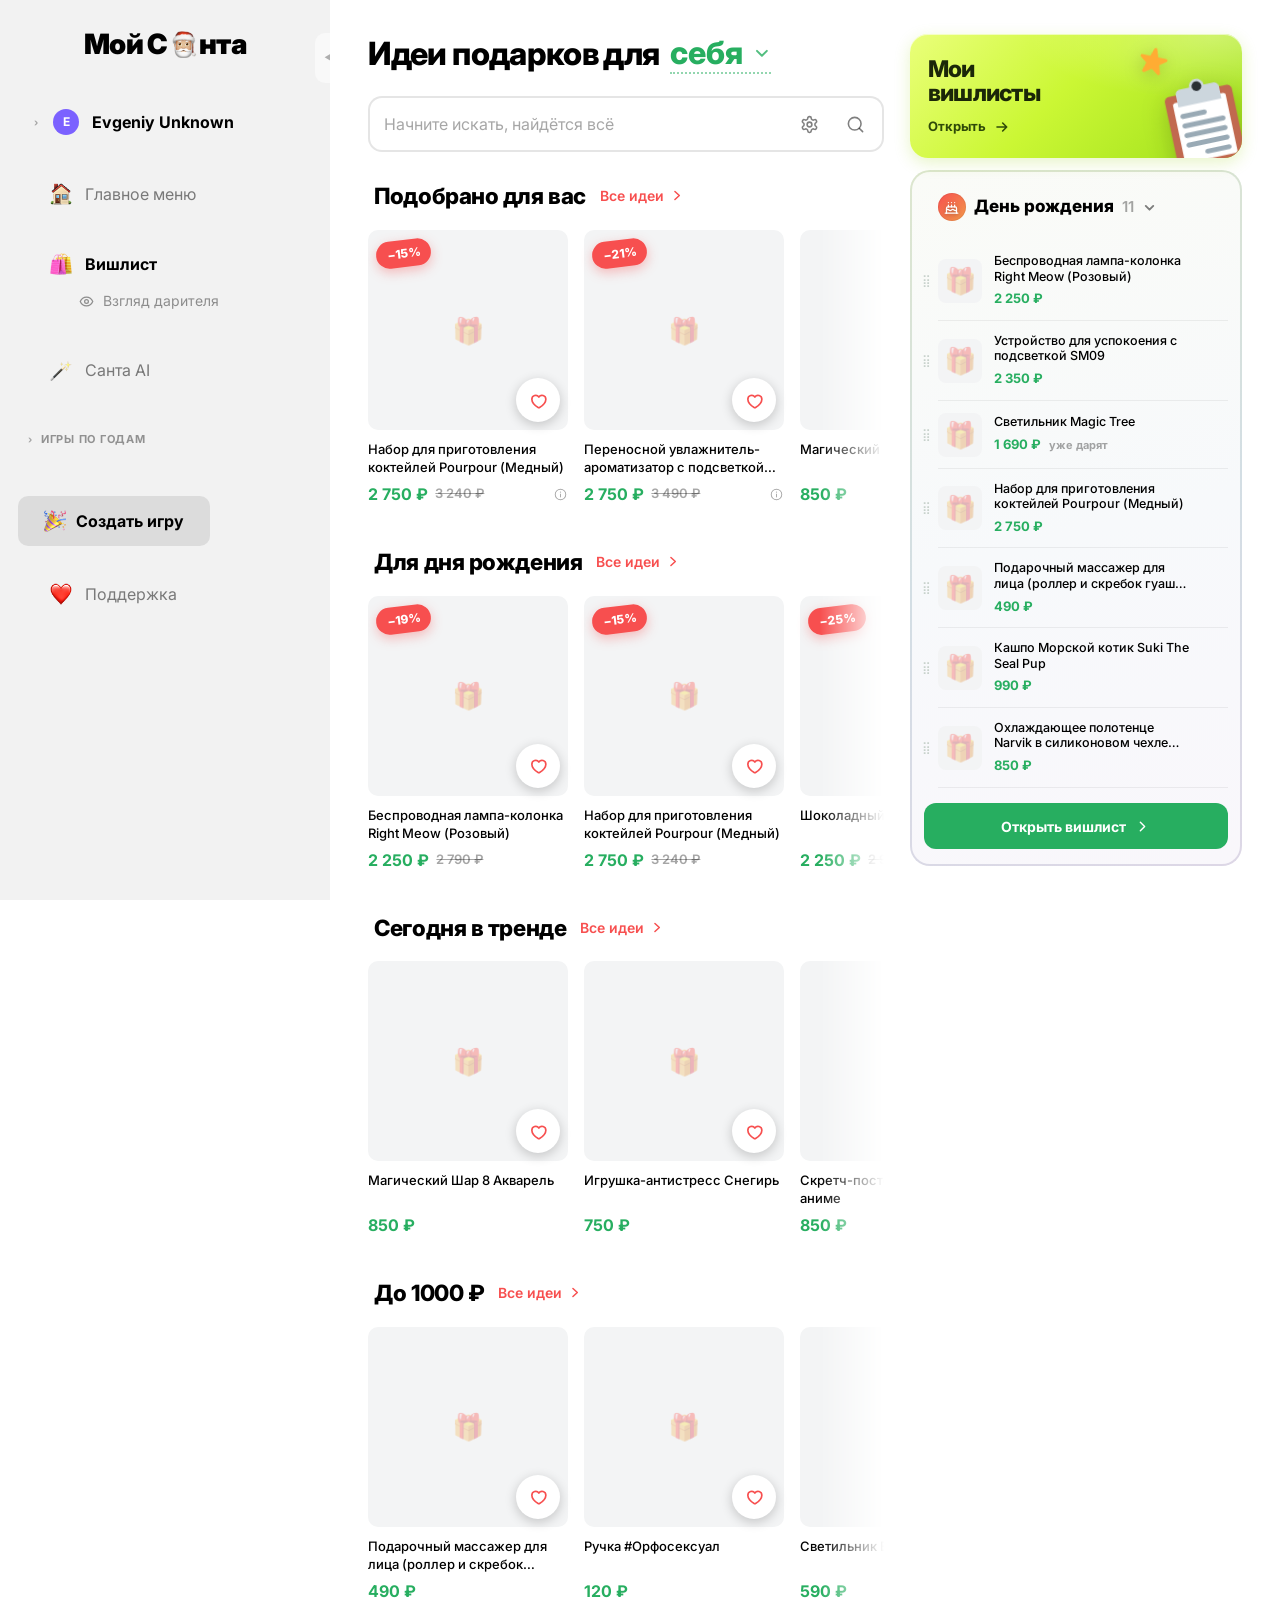
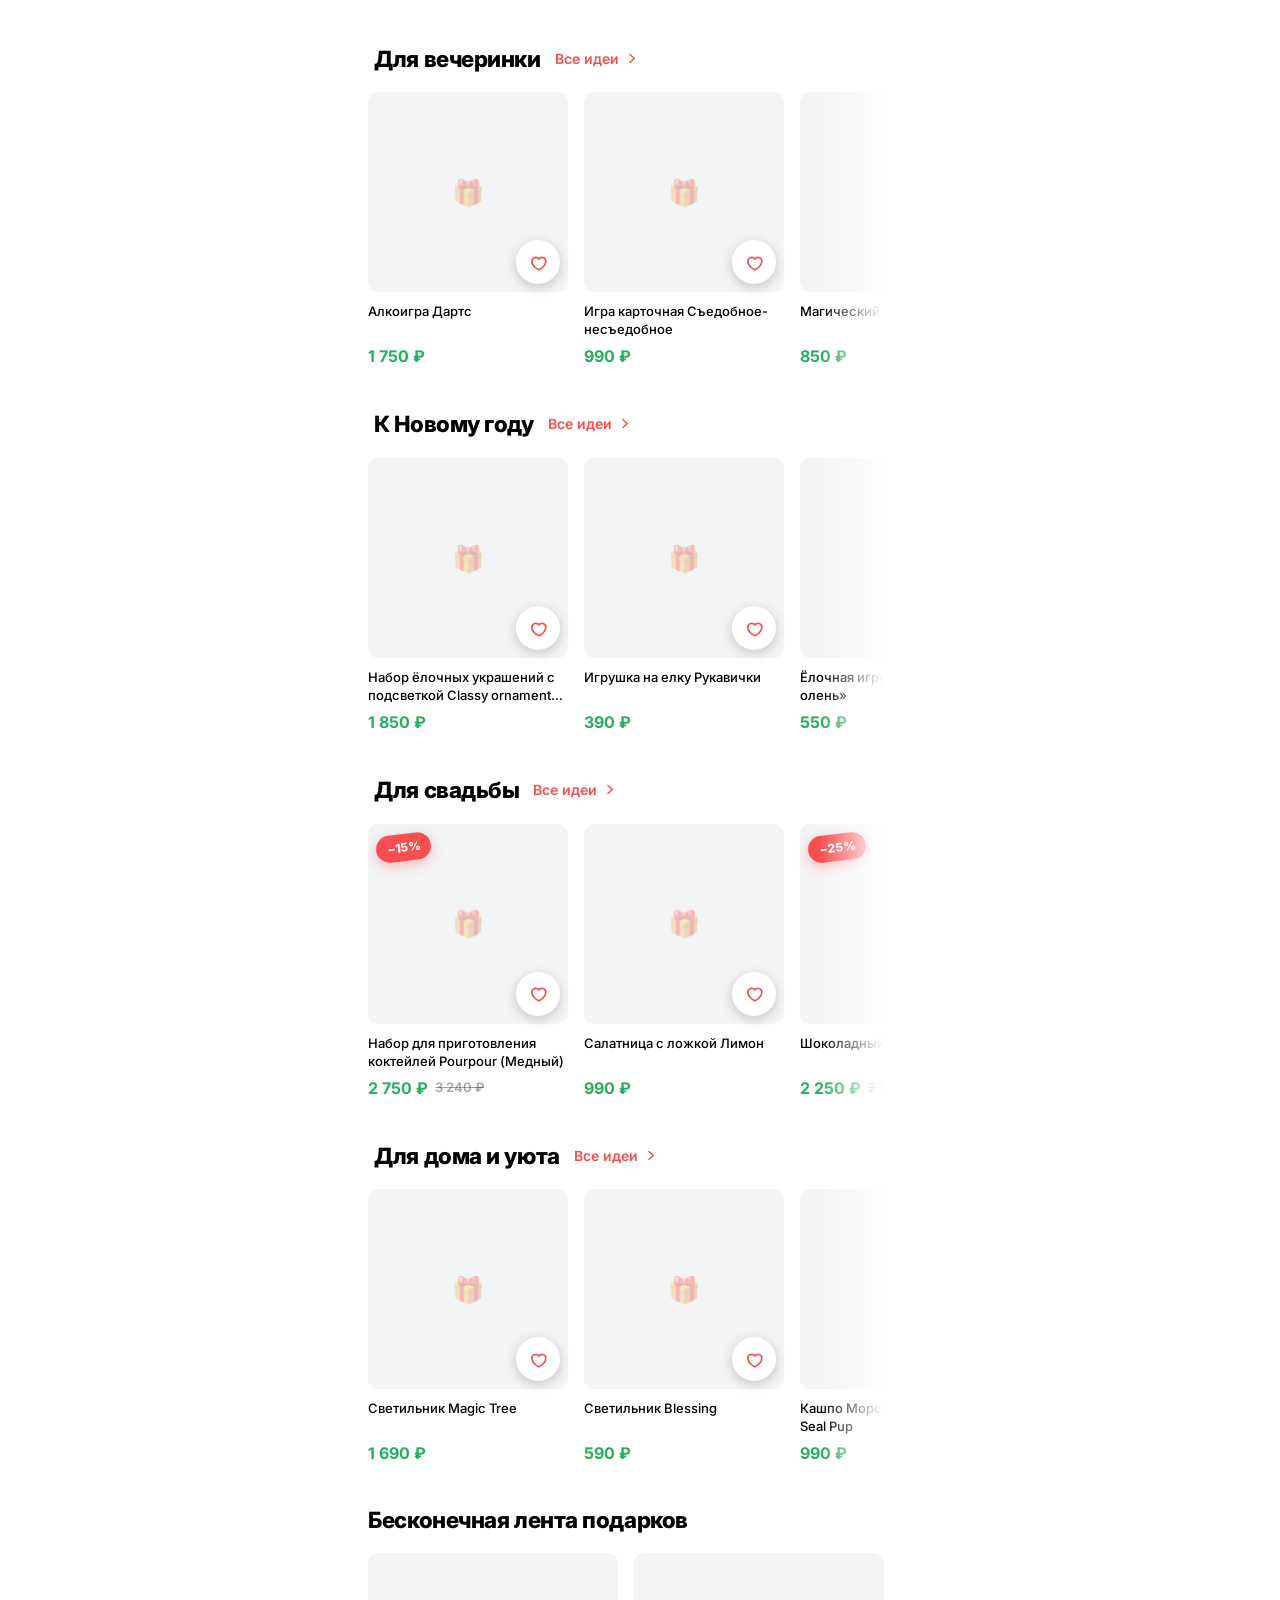
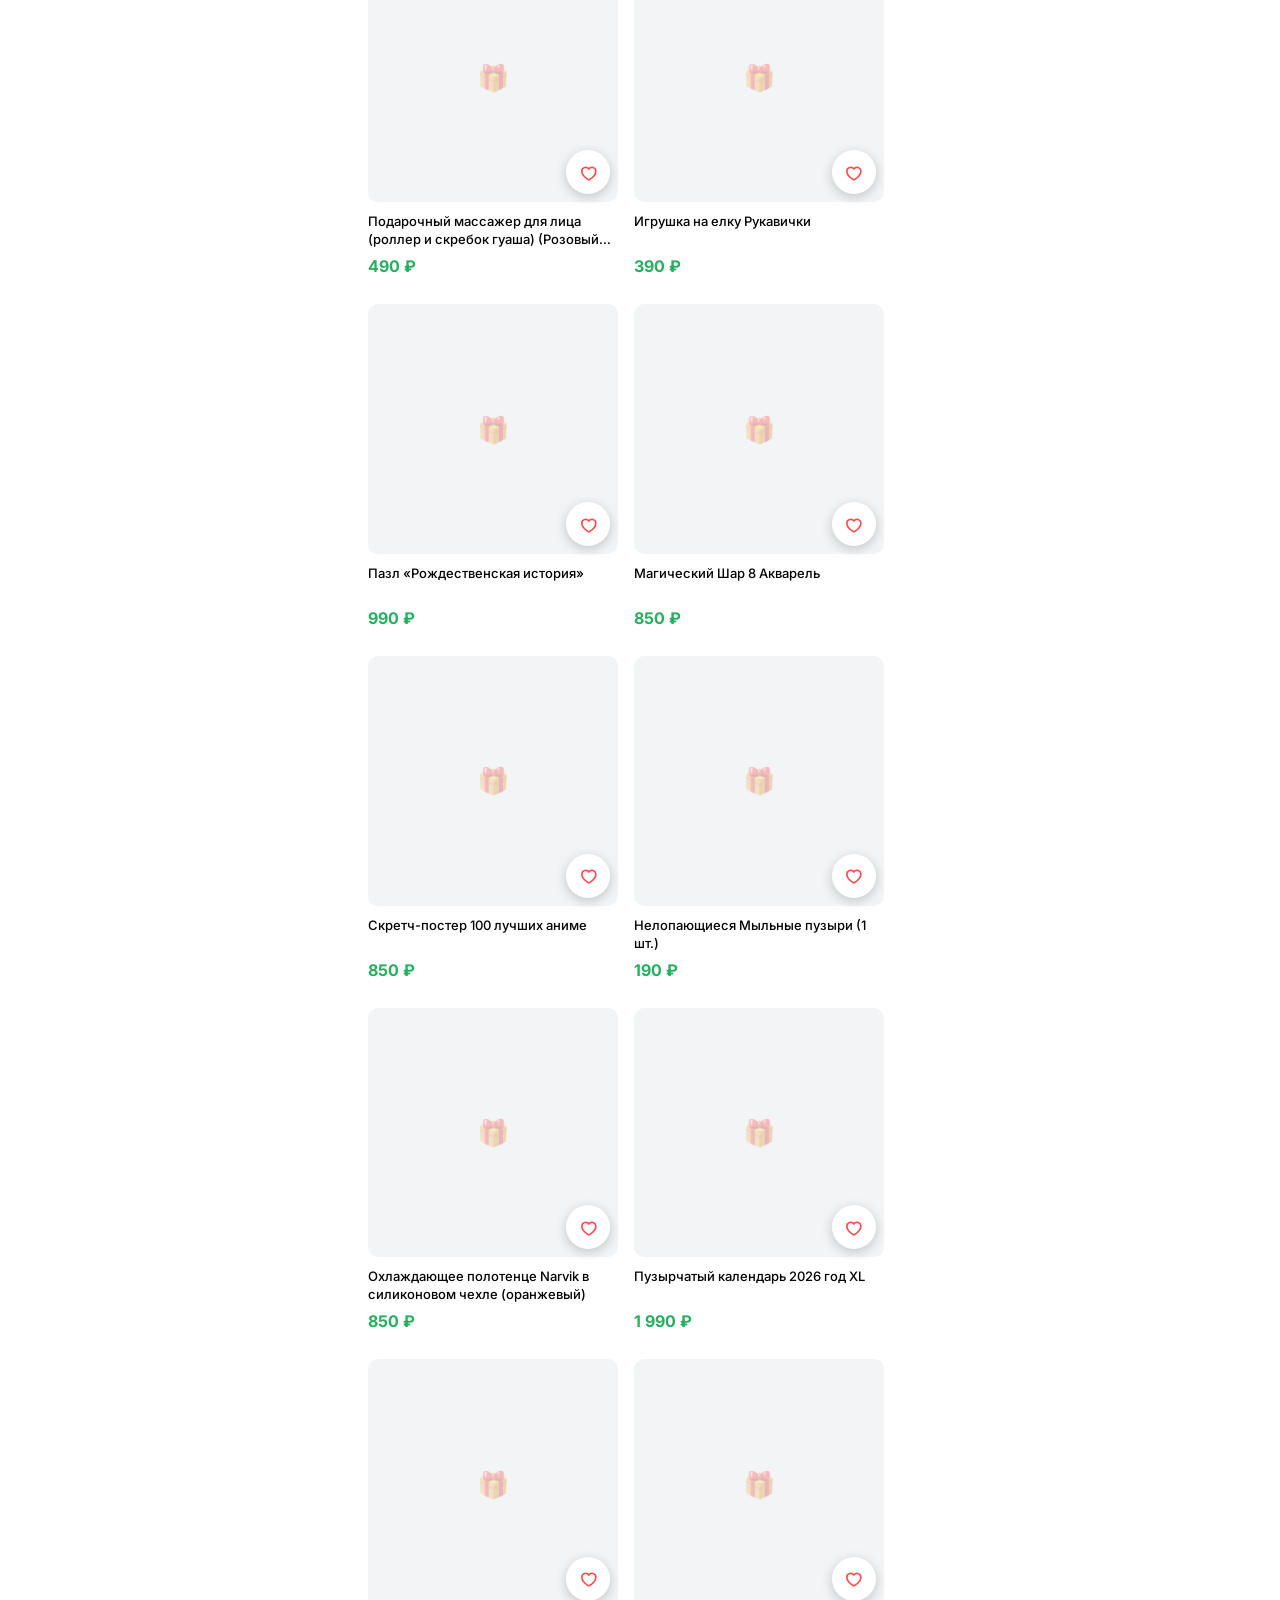
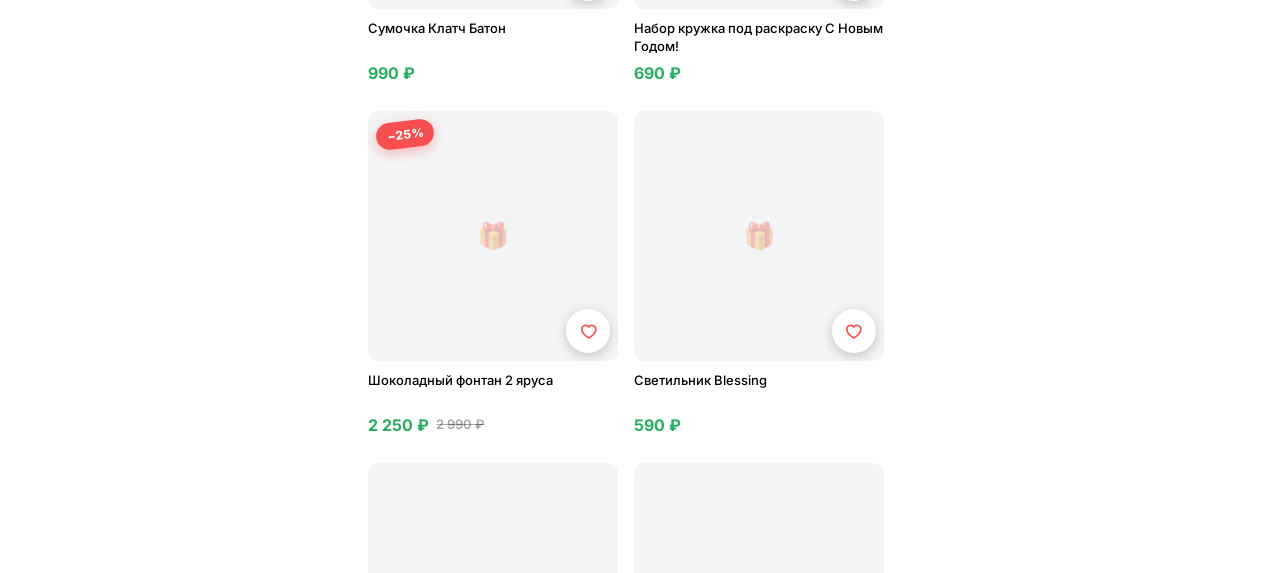
<file: index.html>
<!doctype html>
<html lang="ru">
<head>
<meta charset="utf-8">
<meta name="viewport" content="width=device-width, initial-scale=1">
<title>Вишлист v2 — интерактивный прототип</title>
<link rel="preconnect" href="https://fonts.googleapis.com">
<link rel="preconnect" href="https://fonts.gstatic.com" crossorigin>
<link rel="stylesheet" href="https://fonts.googleapis.com/css2?family=Inter:wght@400;500;600;700&display=swap">
<link rel="stylesheet" href="vendor/swiper-bundle.min.css">
<link rel="stylesheet" href="styles.css">
<link rel="stylesheet" href="shell.css">
</head>
<body>
<div id="app"></div>
<script src="pics.js"></script>
<script src="vendor/vue.global.prod.js"></script>
<script src="vendor/swiper-bundle.min.js"></script>
<script src="app-core.js"></script>
<script src="prototype.js"></script>
</body>
</html>
</file>
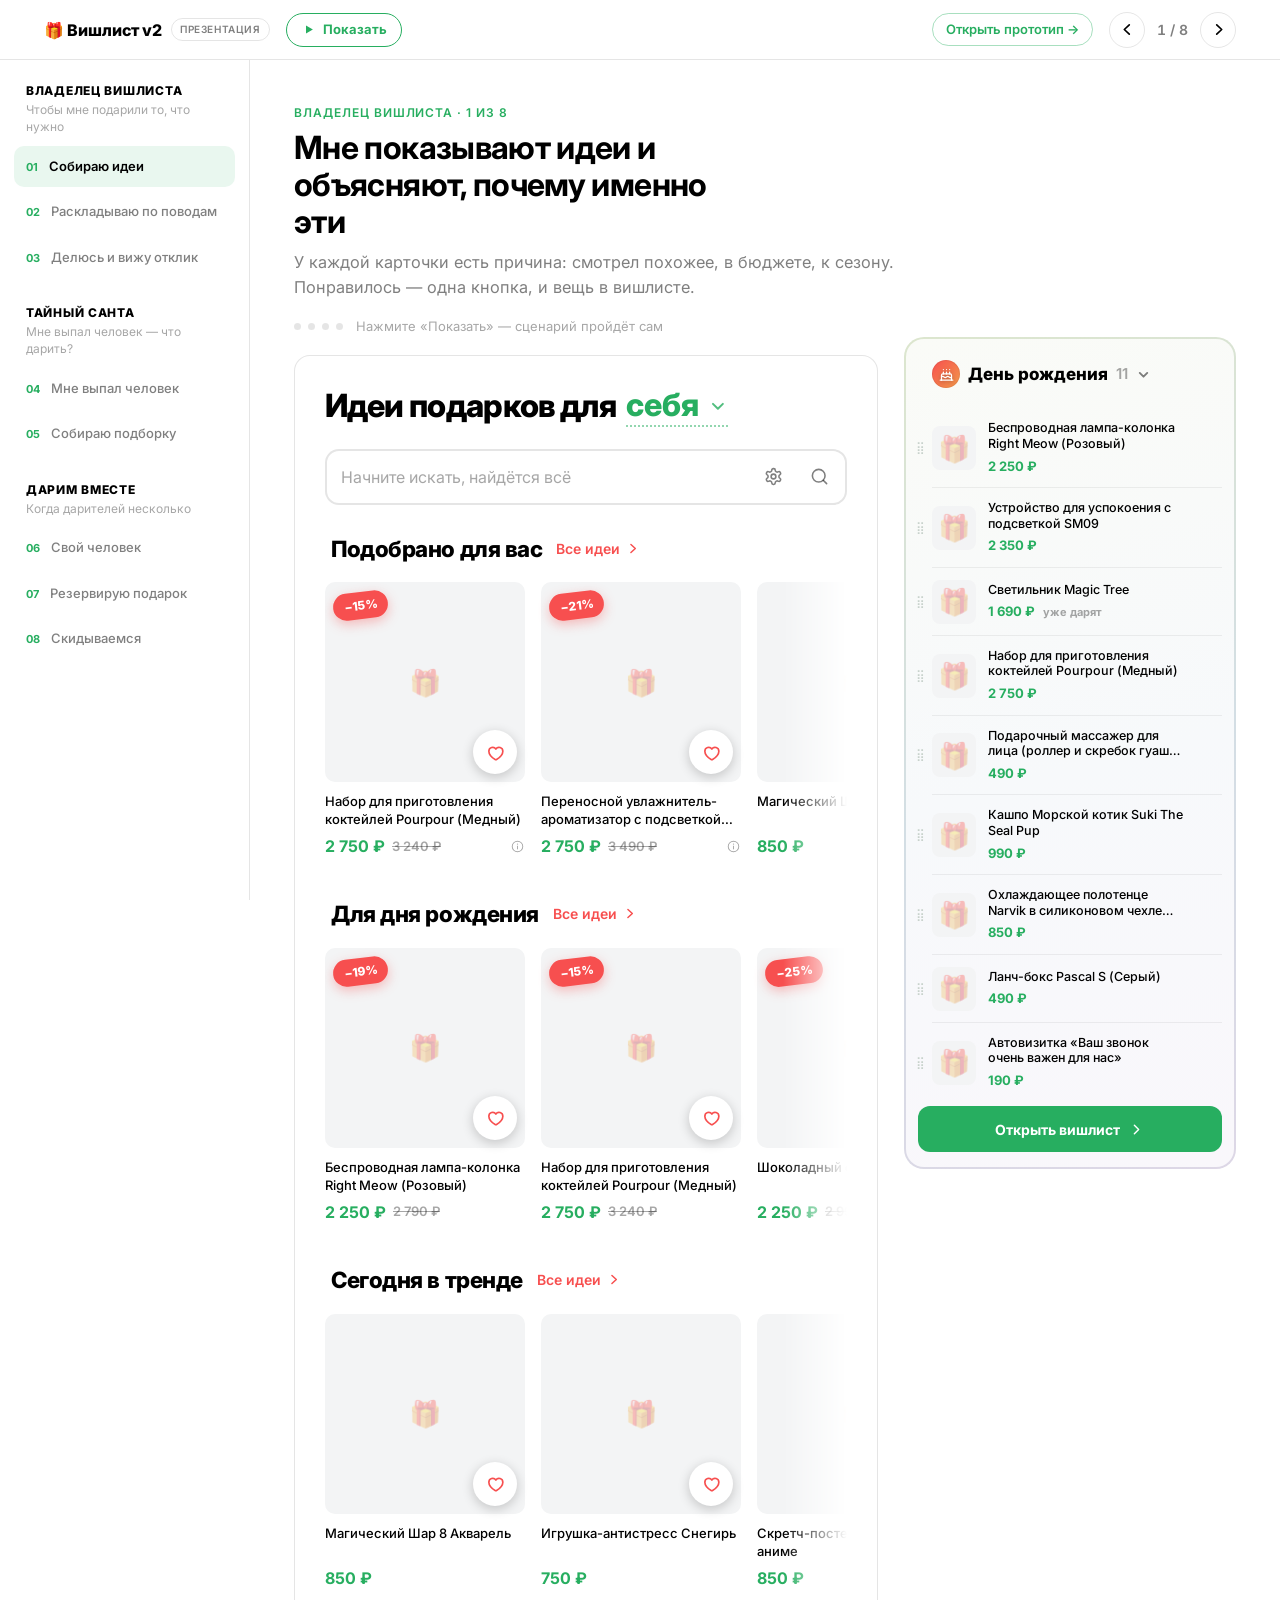
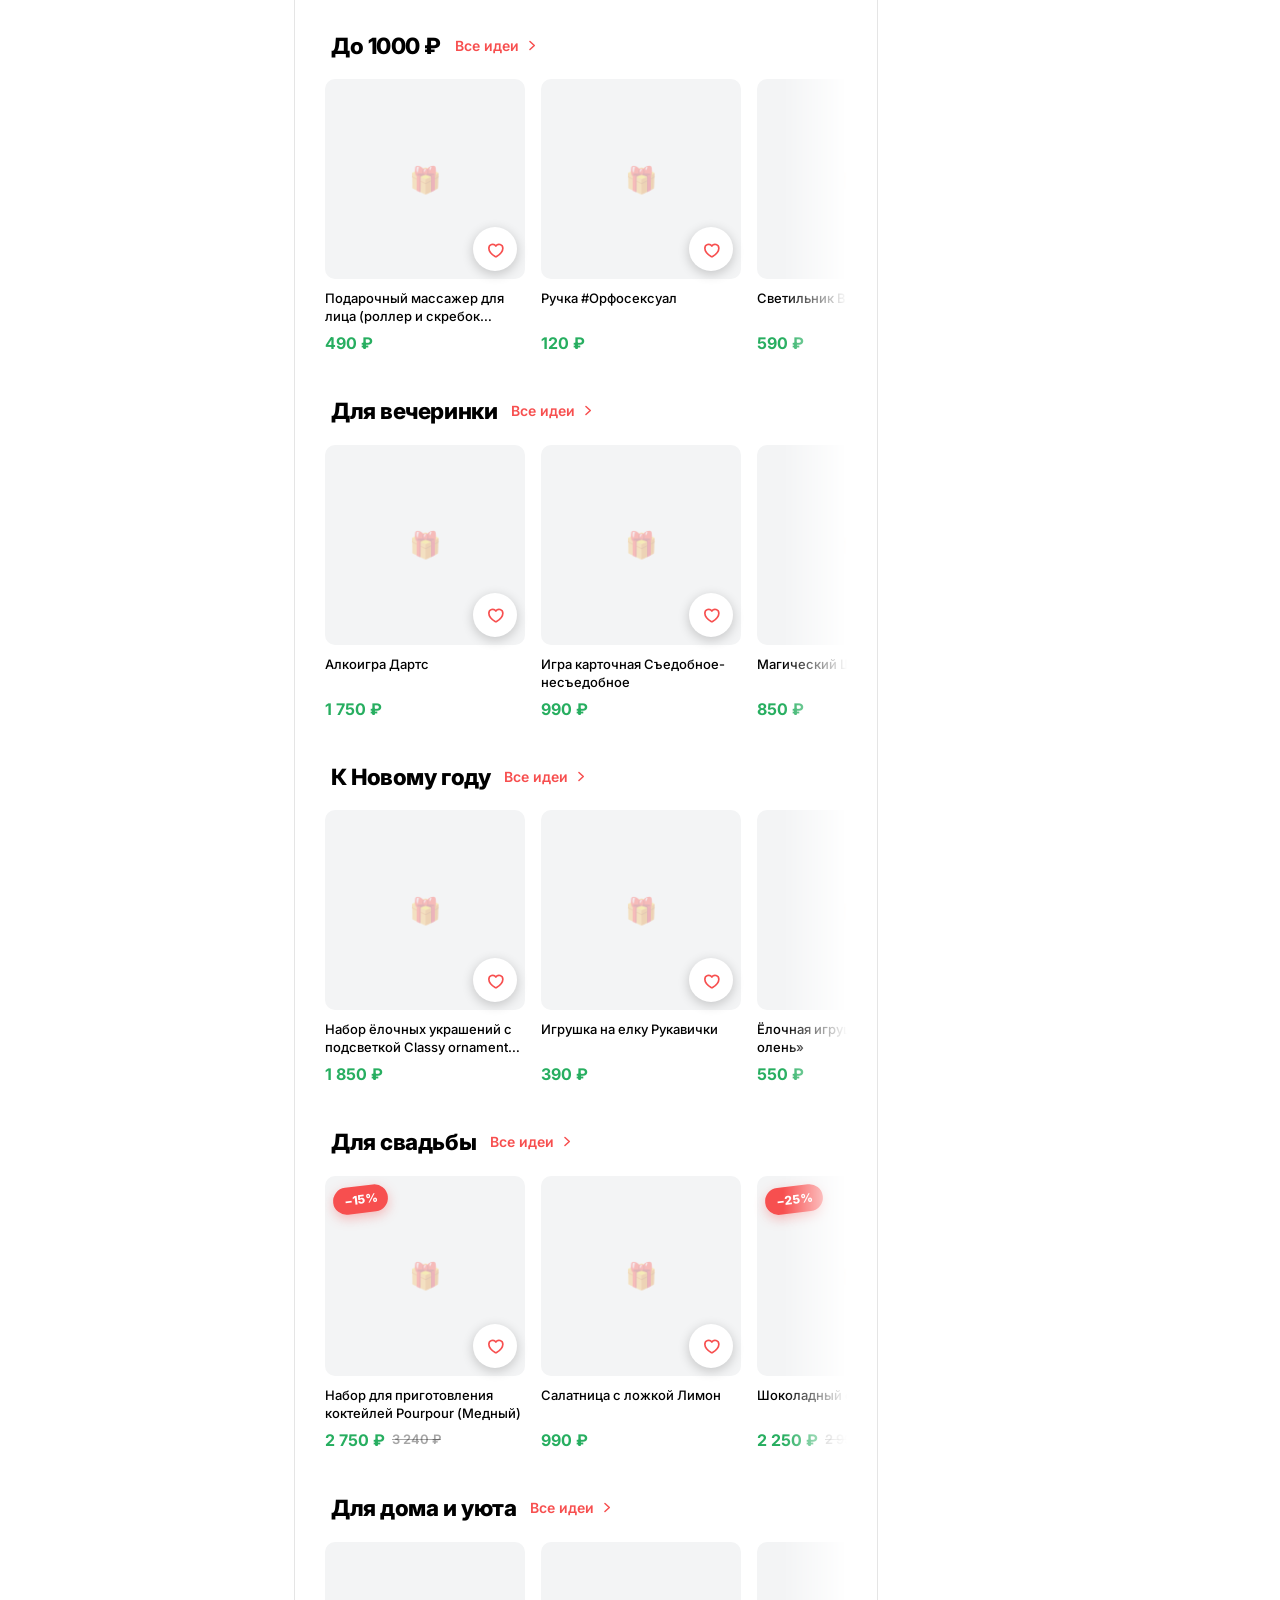
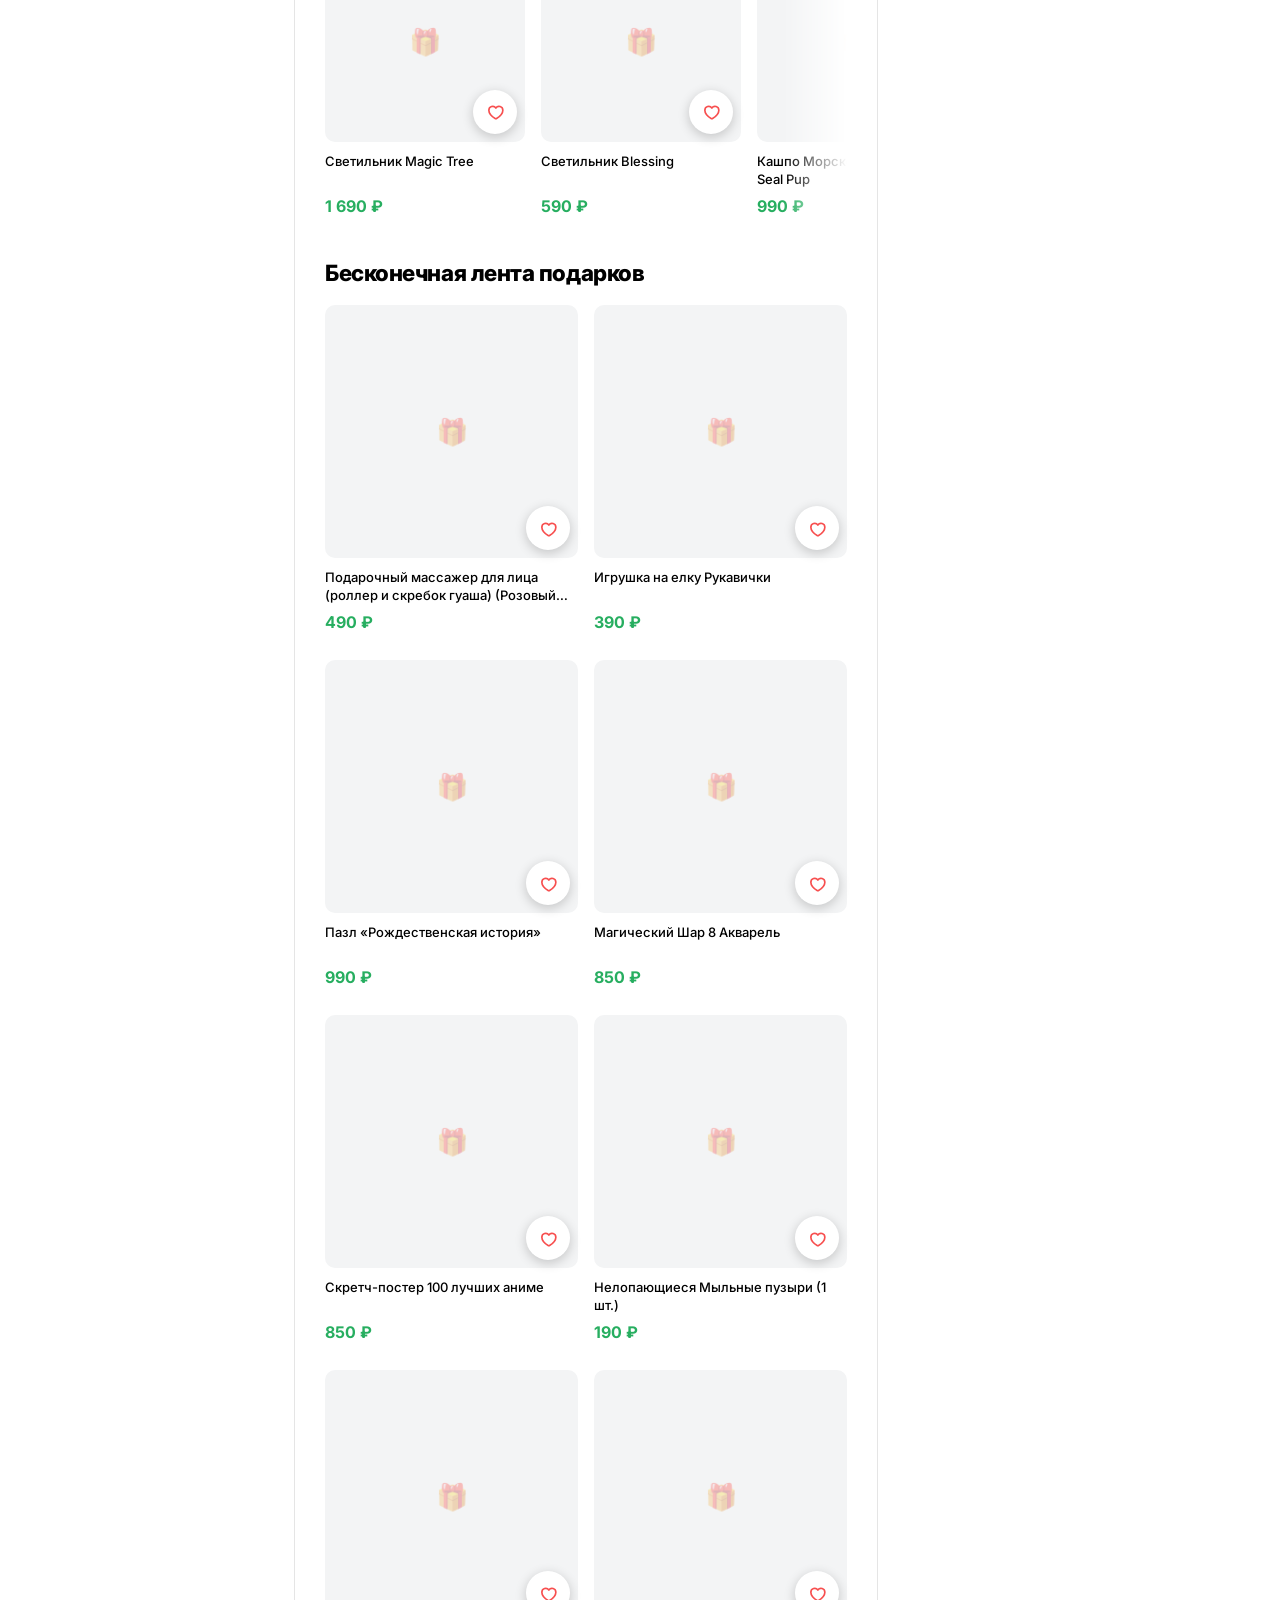
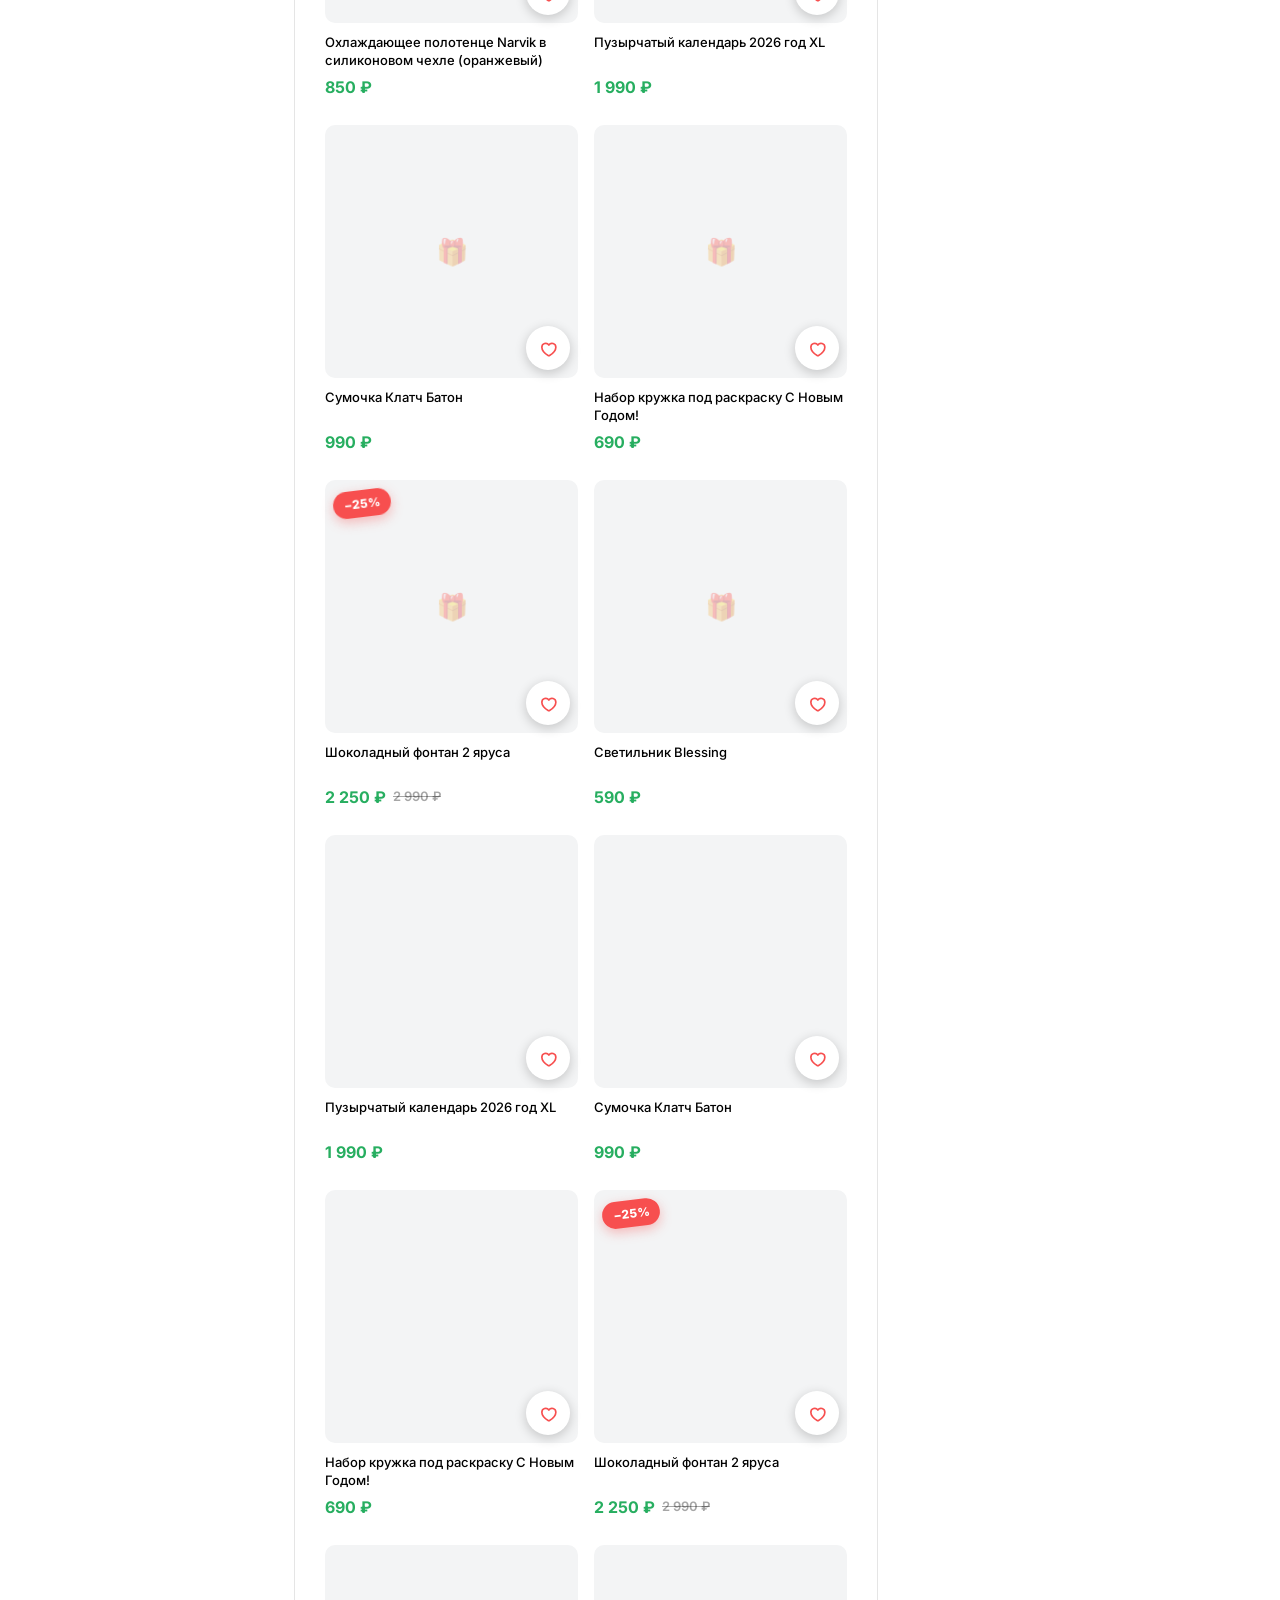
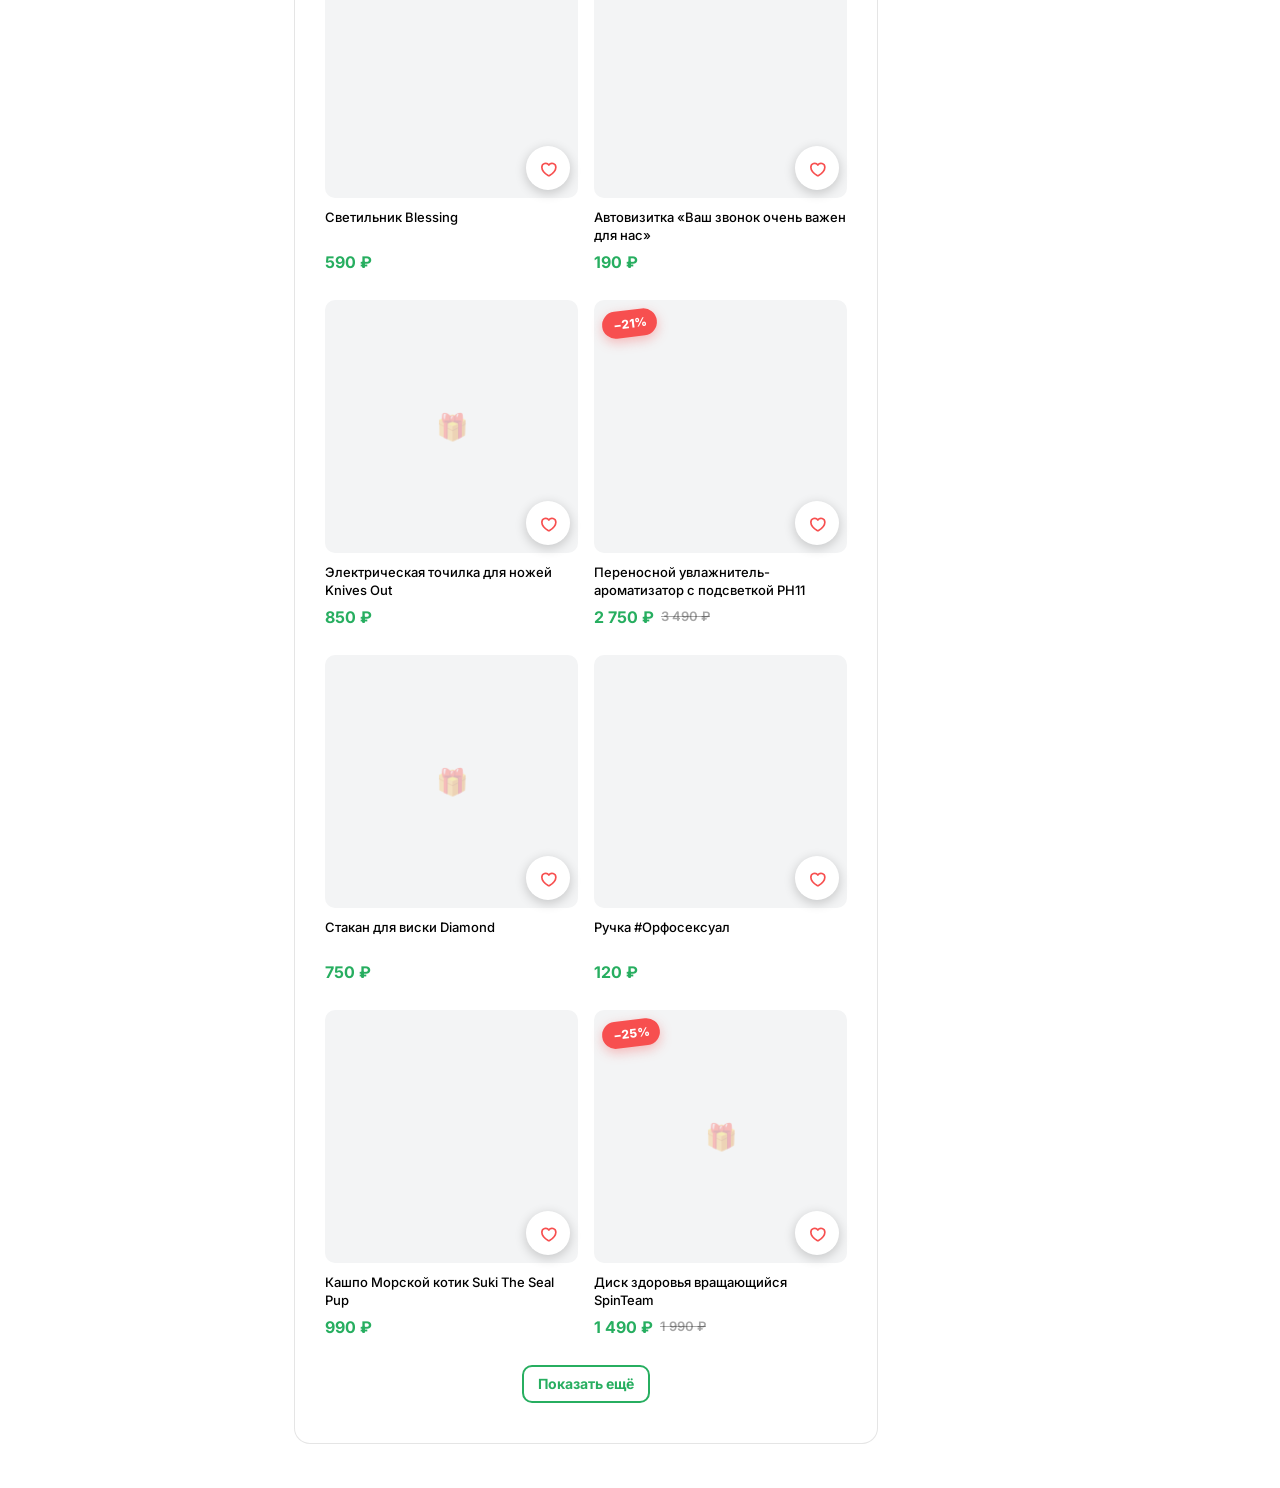
<file: presentation/index.html>
<!doctype html>
<html lang="ru">
<head>
<meta charset="utf-8">
<meta name="viewport" content="width=device-width, initial-scale=1">
<title>Вишлист v2 — презентация</title>
<link rel="preconnect" href="https://fonts.googleapis.com">
<link rel="preconnect" href="https://fonts.gstatic.com" crossorigin>
<link rel="stylesheet" href="https://fonts.googleapis.com/css2?family=Inter:wght@400;500;600;700&display=swap">
<link rel="stylesheet" href="../vendor/swiper-bundle.min.css">
<link rel="stylesheet" href="../styles.css">
<link rel="stylesheet" href="../shell.css">
</head>
<body>
<div id="app"></div>
<script src="../pics.js"></script>
<script src="../vendor/vue.global.prod.js"></script>
<script src="../vendor/swiper-bundle.min.js"></script>
<script src="../app-core.js"></script>
<script src="presentation.js"></script>
</body>
</html>
</file>
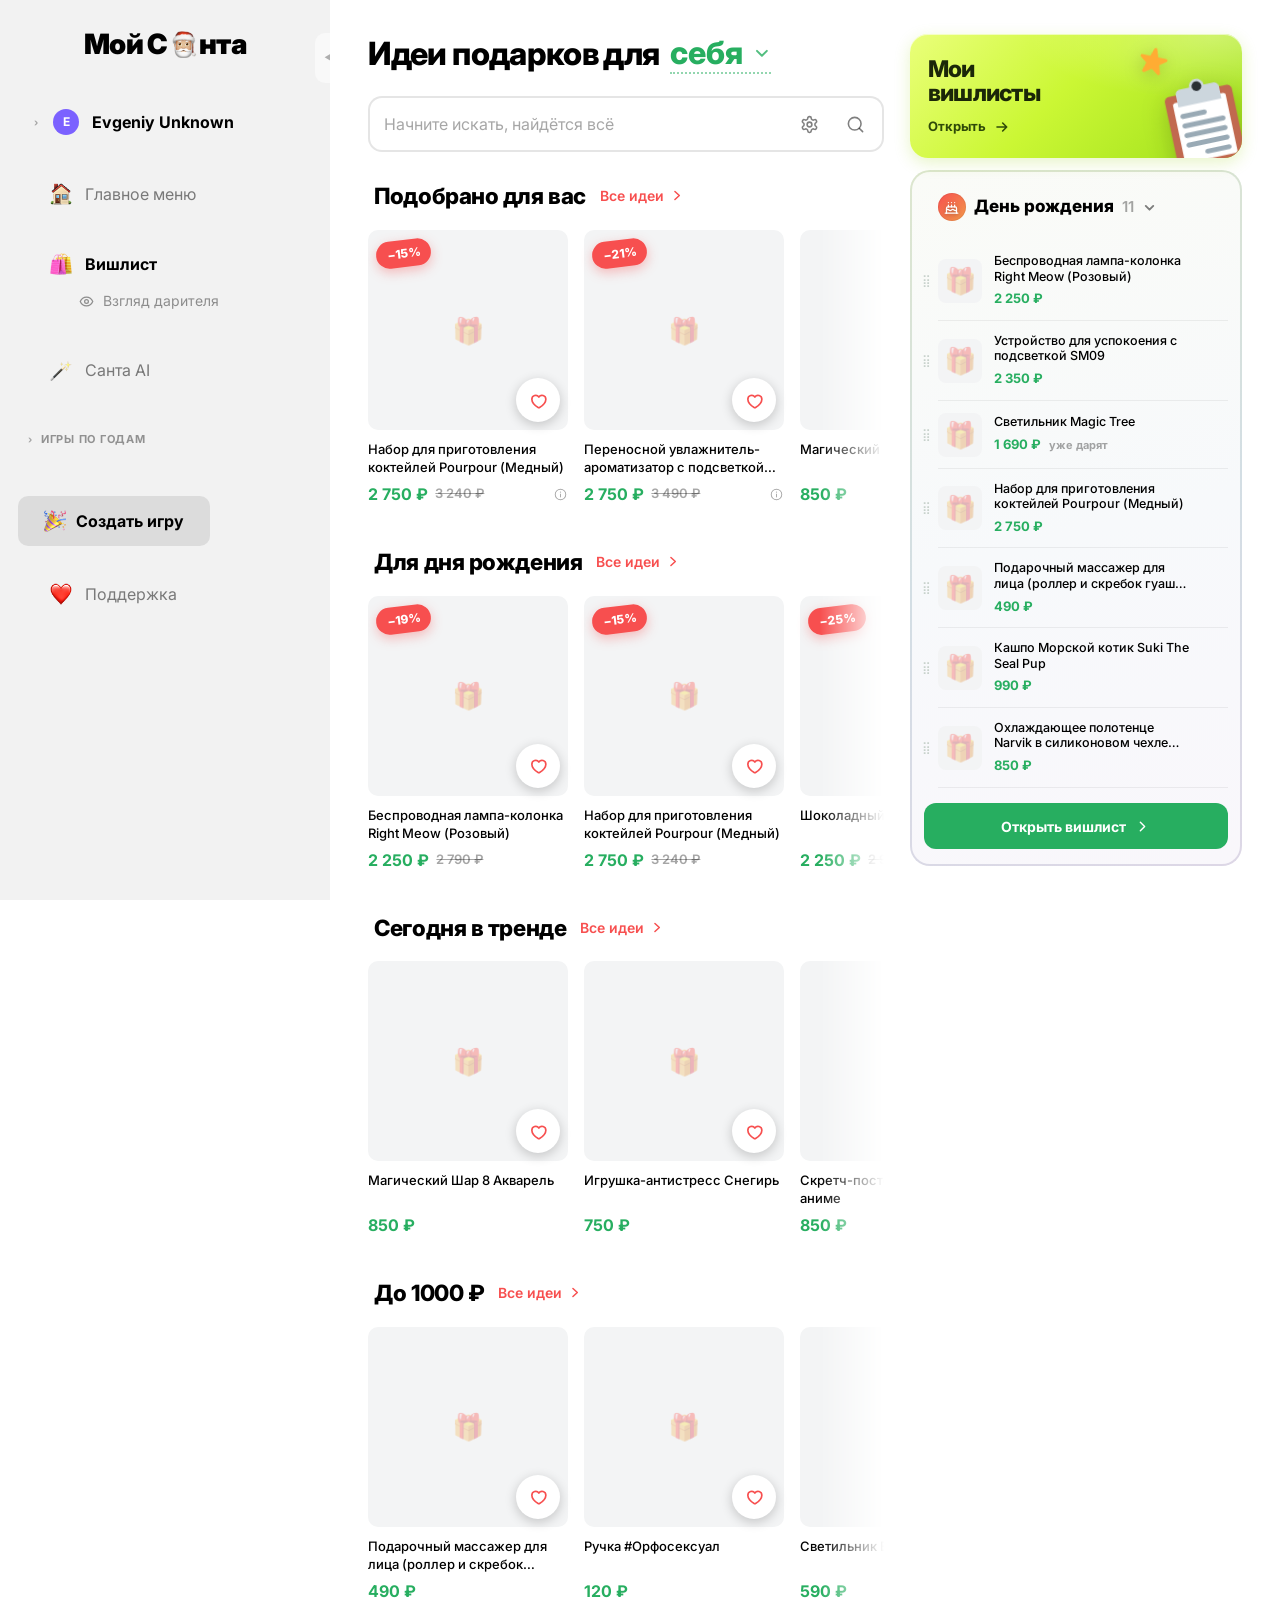
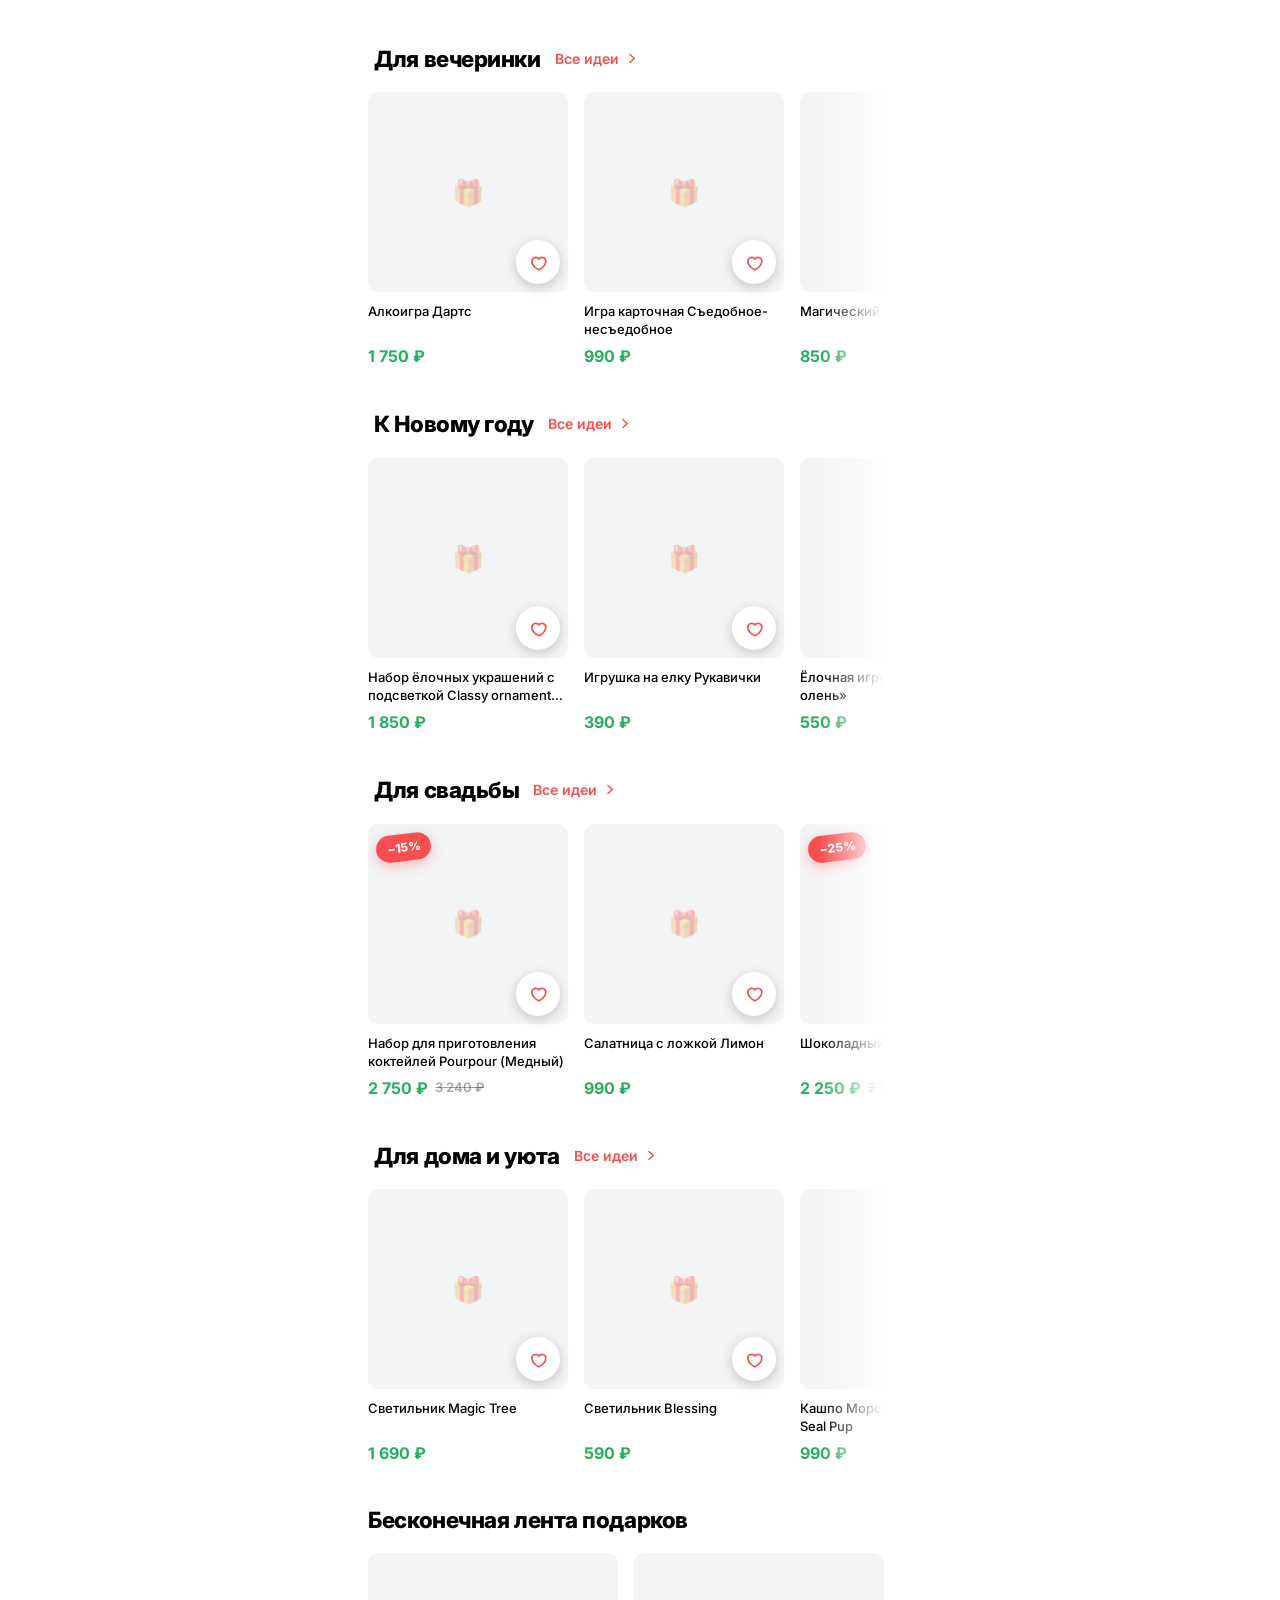
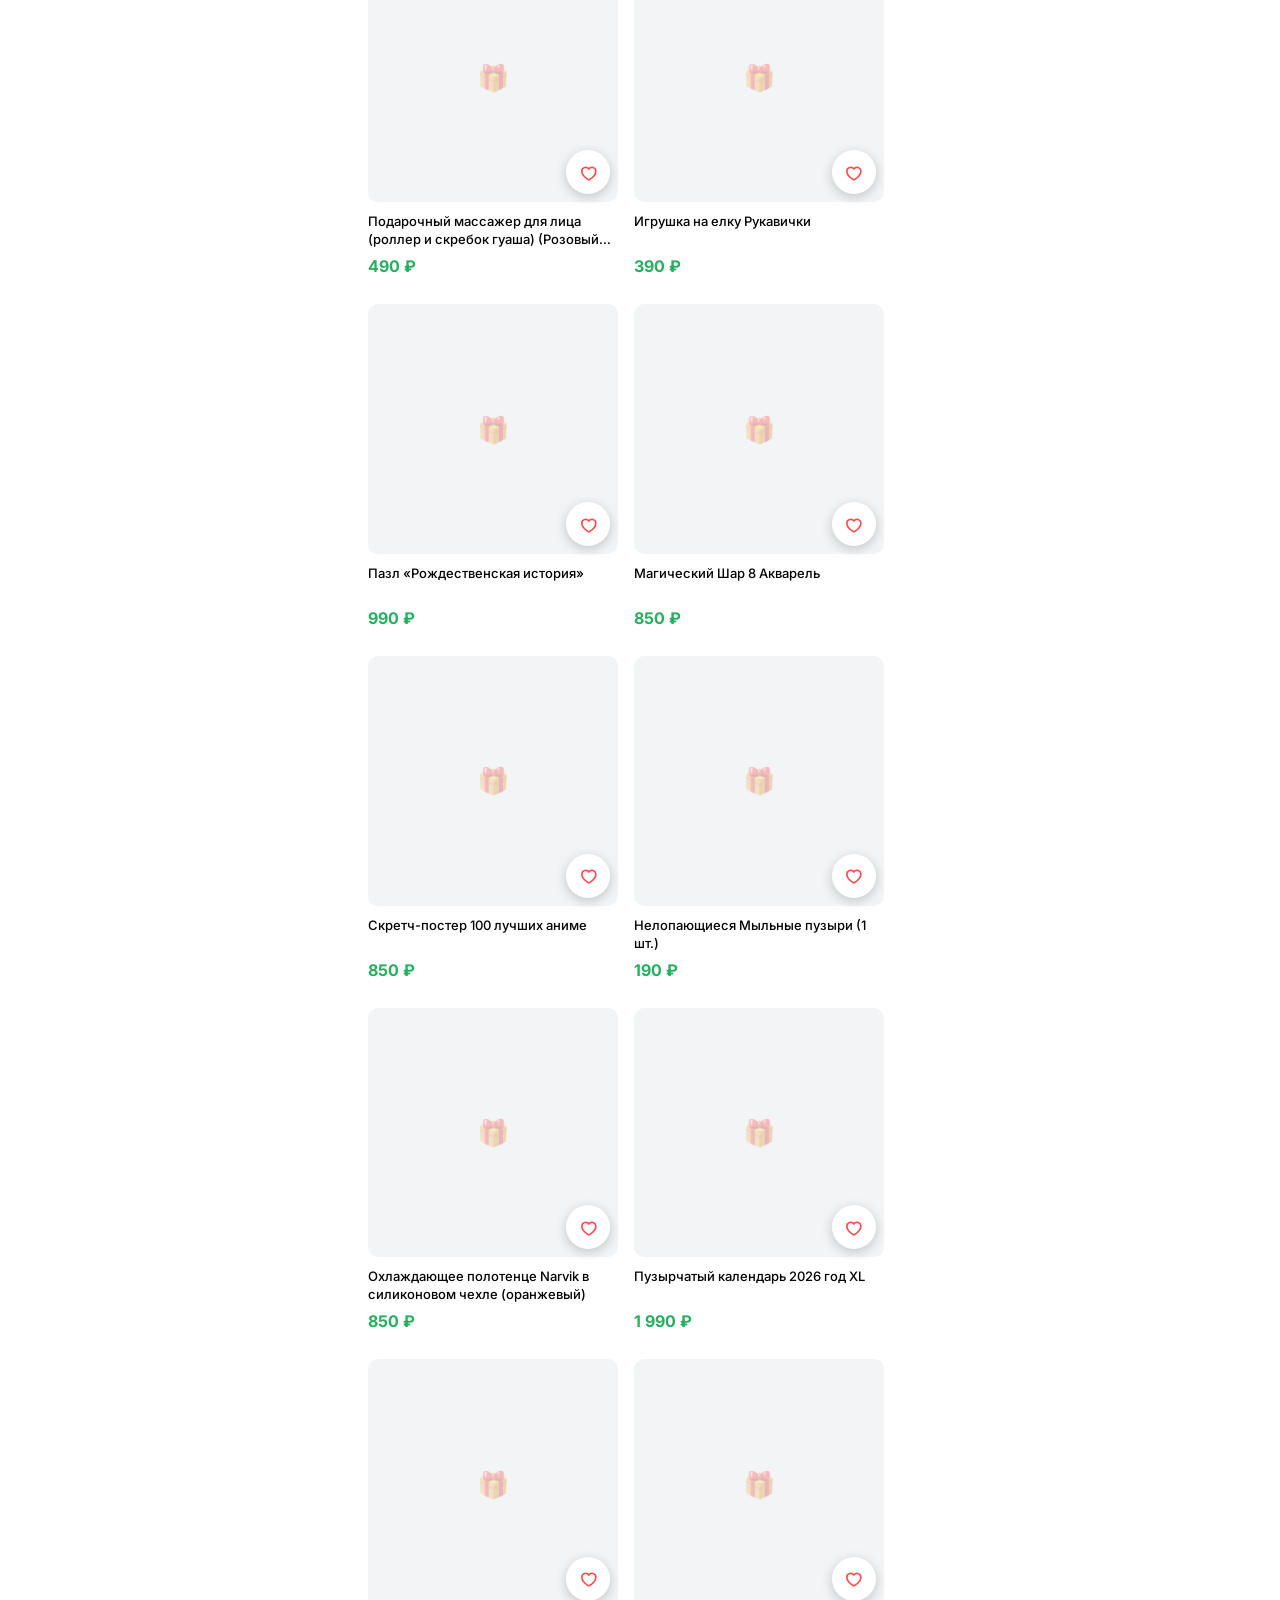
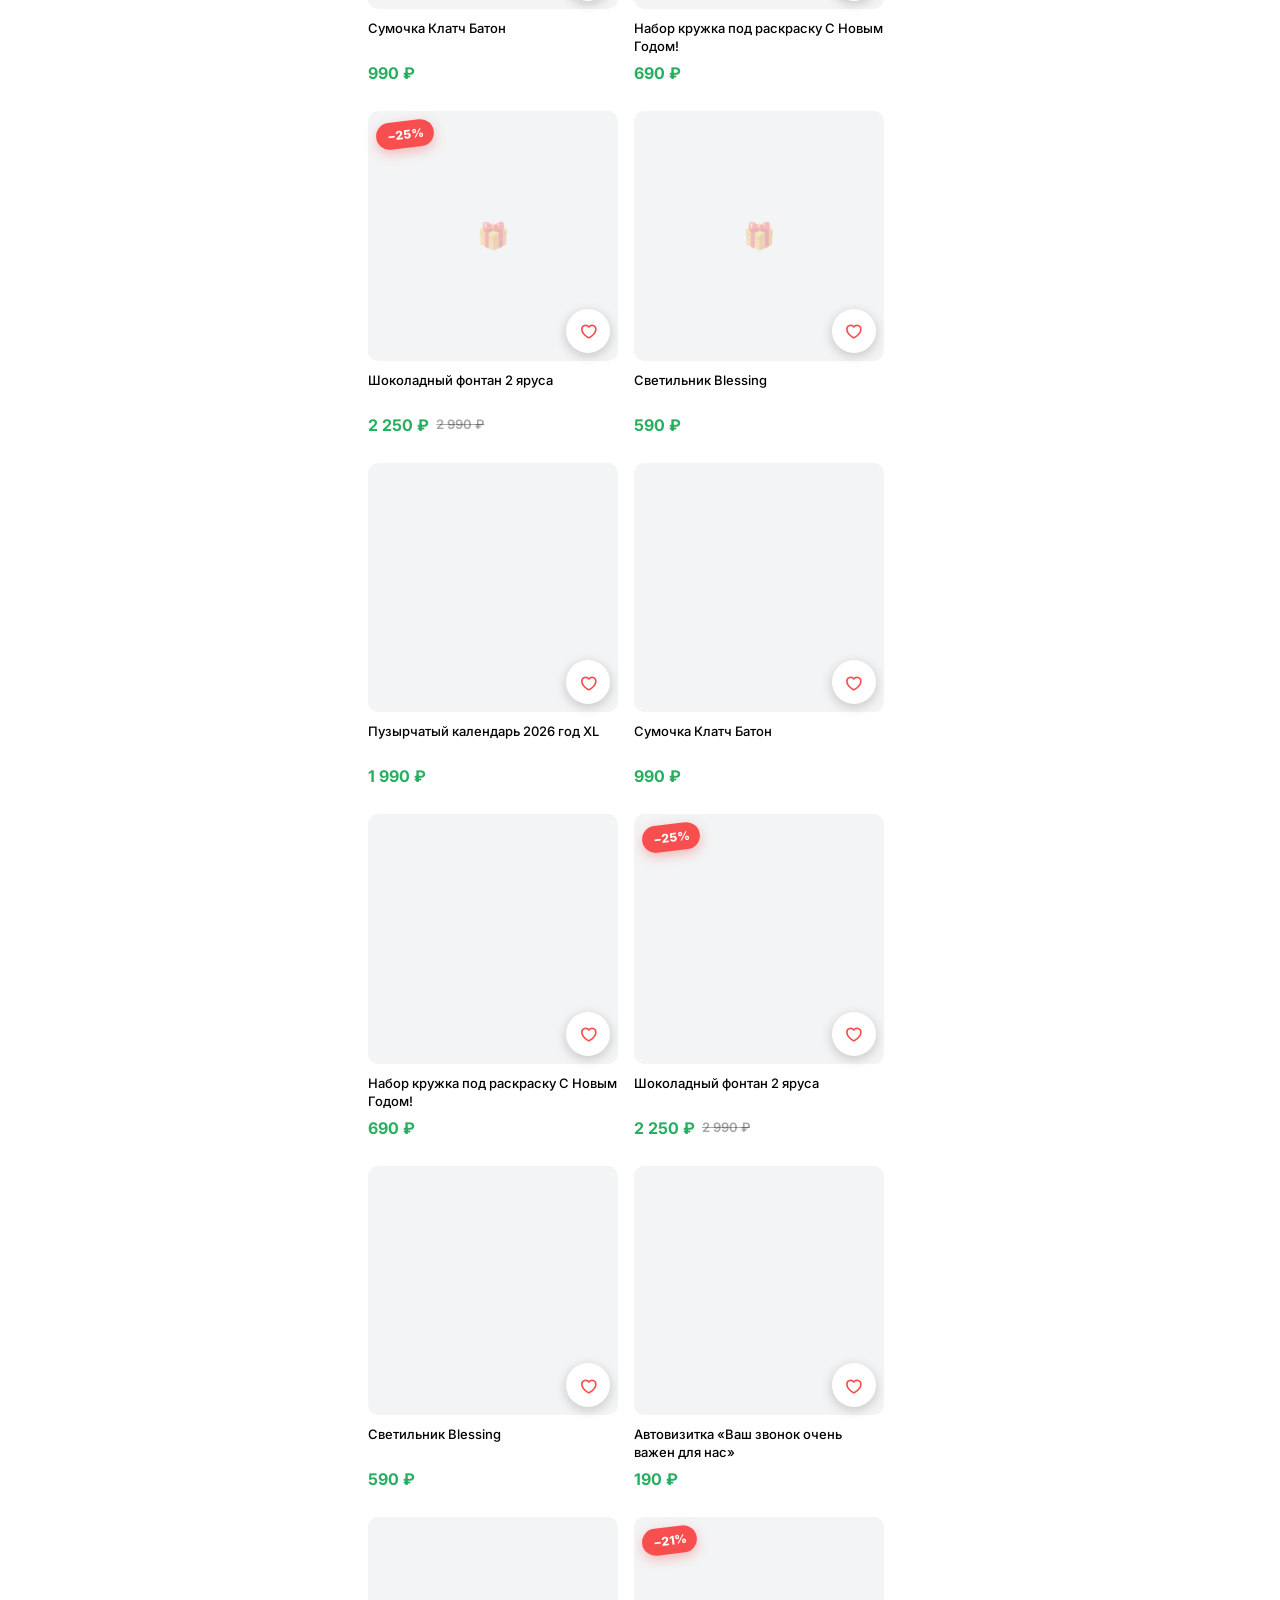
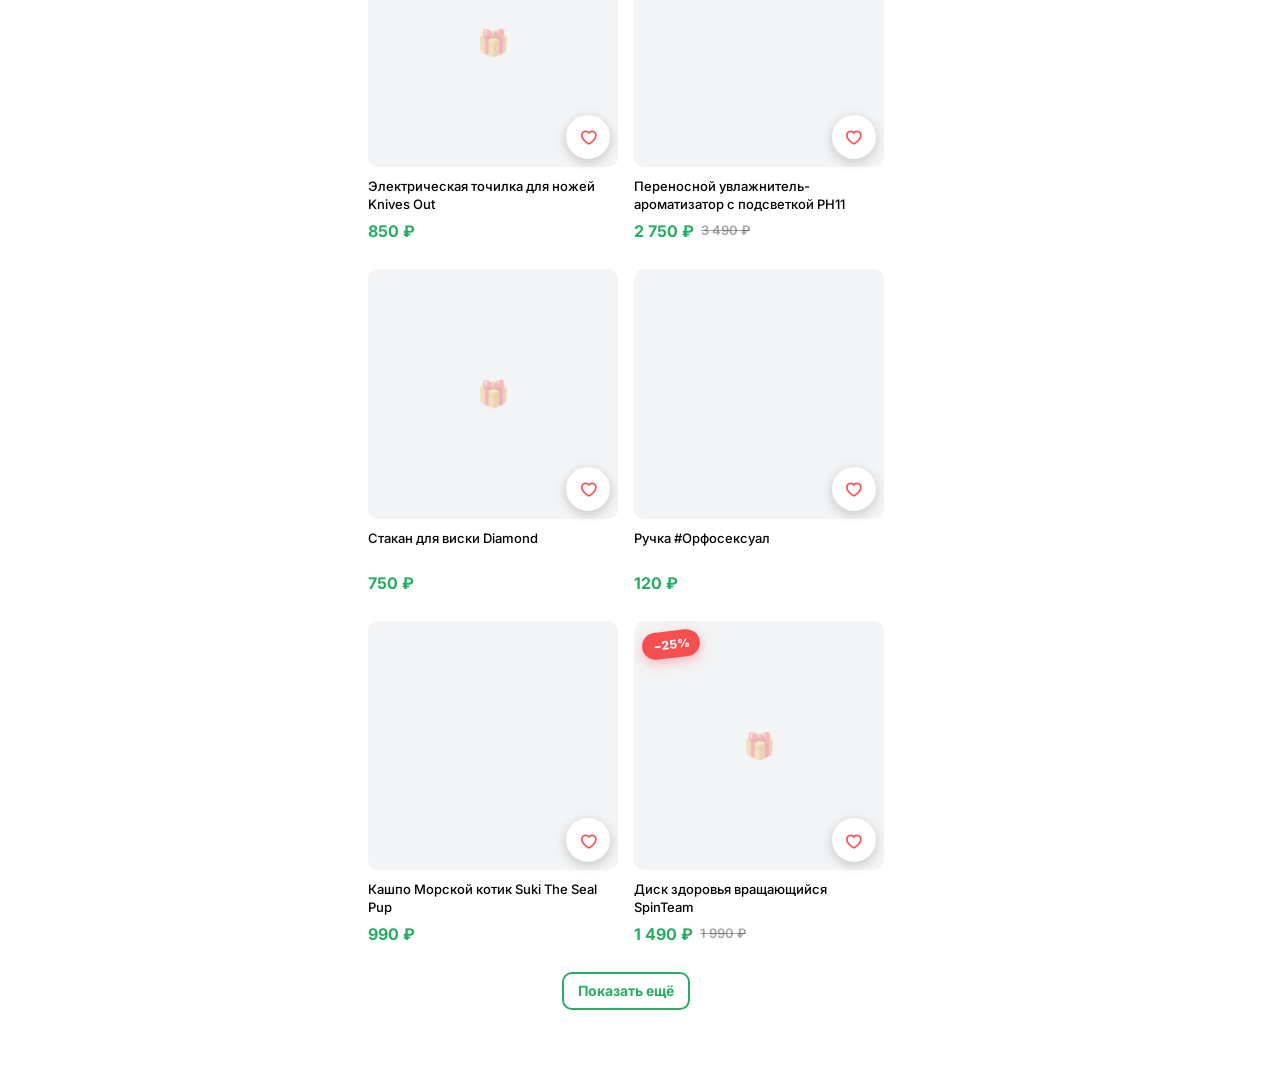
<file: prototype/index.html>
<!doctype html>
<html lang="ru">
<head>
<meta charset="utf-8">
<meta name="viewport" content="width=device-width, initial-scale=1">
<title>Вишлист v2 — интерактивный прототип</title>
<link rel="preconnect" href="https://fonts.googleapis.com">
<link rel="preconnect" href="https://fonts.gstatic.com" crossorigin>
<link rel="stylesheet" href="https://fonts.googleapis.com/css2?family=Inter:wght@400;500;600;700&display=swap">
<link rel="stylesheet" href="../vendor/swiper-bundle.min.css">
<link rel="stylesheet" href="../styles.css">
<link rel="stylesheet" href="../shell.css">
</head>
<body>
<div id="app"></div>
<script src="../pics.js"></script>
<script src="../vendor/vue.global.prod.js"></script>
<script src="../vendor/swiper-bundle.min.js"></script>
<script src="../app-core.js"></script>
<script src="prototype.js"></script>
</body>
</html>
</file>
<file: styles.css>
/* Вишлист v2 — общий визуальный язык экранов. Стиль повторяет текущий сайт MySanta:
   Inter, зелёный #27AE60 (позитивные действия), красный #f74f4f (бренд/CTA),
   мятная панель #E9F7EF, поля #f1f1f1, радиус 10px. */

:root{
  --green:#27AE60;
  --red:#f74f4f;
  --mint:#E9F7EF;
  --ink:#000;
  --muted:rgba(0,0,0,.5);
  --muted-2:rgba(0,0,0,.35);
  --line:rgba(0,0,0,.1);
  --field:#f1f1f1;
  --price:#27AE60;   /* цена — тем же зелёным, что и действия */
  --gold:#B07D22;
  --gold-soft:#F5ECDA;
  --radius:10px;
  --page:#fff;
  --card:#fff;
}

*,*::before,*::after{box-sizing:border-box}
*{margin:0}

html{-webkit-text-size-adjust:100%}
body{font-size:16px;line-height:1.5}
button{font:inherit;color:inherit;cursor:pointer;background:none;border:0}
input{font:inherit}
s{color:var(--muted-2);font-weight:400;font-size:.82em}
a{color:var(--green);cursor:pointer;text-decoration:none}
a:hover{text-decoration:underline}

.screen__head{
  display:flex;align-items:center;justify-content:space-between;gap:16px;flex-wrap:wrap;
  margin-bottom:22px;
}
.screen__head .tier__label{ margin-bottom:0; }
.h2{font-size:1.4rem;font-weight:700;letter-spacing:-.02em;margin:30px 0 16px}
.h2:first-child{margin-top:0}

/* ───────────────────────── buttons ───────────────────────── */
.btn{
  display:inline-flex;align-items:center;justify-content:center;gap:8px;
  height:48px;padding:0 26px;border-radius:var(--radius);
  font-weight:700;font-size:15px;line-height:1;
  border:2px solid var(--red);background:var(--red);color:#fff;
  transition:background .2s,border-color .2s,color .2s,opacity .2s;
}
.btn:hover{background:#f96a6a;border-color:transparent}
.btn:disabled{opacity:.55;pointer-events:none}
.btn--sm{height:38px;padding:0 14px;font-size:14px}
.btn--block{width:100%}
.btn--green{background:var(--green);border-color:var(--green)}
.btn--green:hover{background:#2fbe6c}
.btn--red{background:var(--red);border-color:var(--red)}
.btn--white{background:#fff;border-color:var(--red);color:var(--red)}
.btn--white:hover{background:rgba(247,79,79,.08);color:var(--red)}
.btn--outline{background:transparent;border-color:var(--green);color:var(--green)}
.btn--outline:hover{background:var(--green);color:#fff}

.linkbtn{
  display:inline-flex;align-items:center;gap:7px;margin-top:12px;
  color:var(--green);font-weight:600;font-size:14px;
}
.linkbtn:hover{text-decoration:underline}


/* ───────────────────────── cover ───────────────────────── */
.cover__title{font-weight:700;font-size:1.15rem;letter-spacing:-.01em}
.cover__meta{color:var(--muted);font-size:13px;margin-top:3px}

/* ───────────────────────── шапка списка ───────────────────────── */
.hero{
  position:relative; overflow:hidden; border-radius:18px; margin-bottom:26px;
  min-height:308px; display:flex; align-items:flex-end;
  background-size:cover; background-position:center; background-repeat:no-repeat;
}
/* Затемнение уводим влево: текст читается, а правая половина обложки
   остаётся светлой — там лежит веер из подарков. */
.hero__scrim{
  position:absolute; inset:0;
  background:
    linear-gradient(180deg,rgba(0,0,0,.04) 0%,rgba(0,0,0,.18) 42%,rgba(0,0,0,.58) 100%),
    linear-gradient(90deg,rgba(0,0,0,.34) 0%,rgba(0,0,0,.12) 46%,rgba(0,0,0,0) 68%);
}

/* ── веер из подарков вишлиста ── */
.hero__fan{
  position:absolute; right:0; top:0; z-index:1;
  display:flex; align-items:flex-start; pointer-events:none;
}
.hero__fancard{
  width:94px; height:94px; flex:none; margin-left:-30px;
  border-radius:14px; overflow:hidden; background:#fff;
  box-shadow:0 10px 26px rgba(0,0,0,.26), 0 0 0 3px rgba(255,255,255,.8);
}
/* лёгкий разворот, чтобы стопка выглядела разложенной от руки */
.hero__fancard.i0{ transform:rotate(-8deg) translateY(16px); z-index:4; }
.hero__fancard.i1{ transform:rotate(-3deg) translateY(6px); z-index:3; }
.hero__fancard.i2{ transform:rotate(3deg) translateY(12px); z-index:2; }
.hero__fancard.i3{ transform:rotate(8deg) translateY(2px) translateX(14px); z-index:1; }
.hero__fancard .thumb{ border-radius:0; }
/* пустой вишлист — вместо веера крупный значок */
.hero__fanempty{
  display:flex; align-items:center; justify-content:center;
  margin:18px 30px 0 0;
  width:92px; height:92px; border-radius:50%;
  background:rgba(255,255,255,.16); color:rgba(255,255,255,.75);
  border:2px dashed rgba(255,255,255,.4);
}
@media (max-width:880px){ .hero__fan{ display:none; } }
.hero__body{ position:relative; z-index:2; padding:26px 28px 28px; width:100%; color:#fff; }
/* в подборке место значка списка занимает аватарка человека */
.hero__ava{
  display:inline-flex; align-items:center; justify-content:center;
  width:46px; height:46px; border-radius:50%; margin-bottom:10px;
  color:#fff; font-size:19px; font-weight:800;
  box-shadow:0 2px 10px rgba(0,0,0,.18), 0 0 0 3px rgba(255,255,255,.5);
}
.hero__emoji{
  display:inline-flex; align-items:center; justify-content:center;
  width:46px; height:46px; border-radius:50%; font-size:24px; margin-bottom:10px;
  background:rgba(255,255,255,.92); box-shadow:0 2px 10px rgba(0,0,0,.18);
}
/* дата стоит у названия, а не в ряду цифр: это свойство самого вишлиста,
   а не показатель вроде просмотров */
/* заголовок и цифры не должны заезжать под веер, кнопки — могут: они ниже */
.hero__head{ display:flex; align-items:center; gap:12px; flex-wrap:wrap; max-width:62%; }
.hero__title{
  font-size:clamp(1.5rem,2.6vw,1.95rem); font-weight:800; letter-spacing:-.02em;
  line-height:1.15; text-shadow:0 1px 12px rgba(0,0,0,.3);
}
.hero__date{
  display:inline-flex; align-items:center; gap:6px; flex:none;
  height:28px; padding:0 12px 0 10px; border-radius:999px;
  background:rgba(255,255,255,.2); color:#fff;
  border:1px solid rgba(255,255,255,.32); backdrop-filter:blur(6px);
  font-size:13px; font-weight:700; white-space:nowrap;
  text-shadow:0 1px 6px rgba(0,0,0,.28);
}
.hero__date .uiicon{ opacity:.85; }
.hero__meta{
  display:flex; flex-wrap:wrap; align-items:center; gap:4px 0; margin-top:8px; max-width:62%;
  font-size:13px; font-weight:600; color:rgba(255,255,255,.9);
  text-shadow:0 1px 8px rgba(0,0,0,.35);
}
/* факты разделяем точкой, а не пустотой — так строка читается как одна */
.hero__meta > span{ display:inline-flex; align-items:center; }
.hero__meta > span + span::before{
  content:"•"; margin:0 9px; opacity:.45; font-weight:700;
}
.hero__acts{
  display:flex; flex-wrap:nowrap; gap:8px; margin-top:28px;
  padding-right:150px;   /* место под кнопку «Настройки» в правом нижнем углу */
}
.hero__acts .hact{ flex:none; }
.hact{
  display:inline-flex; align-items:center; gap:7px;
  height:38px; padding:0 14px; border-radius:10px;
  background:rgba(255,255,255,.16); color:#fff; font-size:14px; font-weight:600;
  backdrop-filter:blur(6px); border:1px solid rgba(255,255,255,.26);
  transition:background .15s;
}
/* статистика — редкое действие, ей хватает значка */
.hact--icon{ width:38px; padding:0; justify-content:center; }
.hact:hover{ background:rgba(255,255,255,.3); }
.hact.is-on{ background:#fff; color:var(--ink); border-color:#fff; }
.hact--primary{ background:#fff; color:var(--ink); border-color:#fff; }
.hact--primary:hover{ background:#fff; box-shadow:0 4px 16px rgba(0,0,0,.22); }
.hact--primary span{ font-size:17px; line-height:1; color:var(--green); }
.hero__cover{
  position:absolute; z-index:3; bottom:14px; right:14px;
  display:inline-flex; align-items:center; gap:7px;
  height:34px; padding:0 13px; border-radius:9px;
  background:rgba(0,0,0,.34); color:#fff; font-size:13px; font-weight:600;
  backdrop-filter:blur(6px); border:1px solid rgba(255,255,255,.24);
}
.hero__cover:hover{ background:rgba(0,0,0,.55); }

@media (max-width:700px){
  .hero{ min-height:248px; }
  .hero__body{ padding:20px 18px 22px; }
  .hero__acts{ flex-wrap:wrap; padding-right:0; margin-top:20px; }
  .hero__acts .hact{ flex:1 1 auto; justify-content:center; }
  .hero__acts .hact--icon{ flex:none; }
  .hero__cover{ bottom:auto; top:12px; right:12px; }
}

/* ───────────────────────── split layout ───────────────────────── */
.split{display:grid;grid-template-columns:1fr 320px;gap:26px;align-items:start}
.split__aside{border-radius:16px;padding:18px}
.panel--mint{background:var(--mint)}
.tier{margin-bottom:34px}
.tier:last-child{margin-bottom:0}
.tier__label{
  display:flex;align-items:center;gap:10px;margin-bottom:16px;
  font-size:1.4rem;font-weight:800;letter-spacing:-.02em;
}
.tier__label .tico{ width:24px; height:24px; }
.tier__label .tico svg{ width:22px; height:22px; }
.tier__count{
  display:inline-flex;align-items:center;justify-content:center;
  min-width:24px;height:24px;padding:0 8px;border-radius:999px;
  background:var(--field);font-weight:700;font-size:13px;color:var(--muted);
  letter-spacing:0;
}

/* ───────────────────────── grids ───────────────────────── */
.grid{display:grid;gap:26px 16px}
.grid--2{grid-template-columns:repeat(2,1fr)}
.grid--3{grid-template-columns:repeat(3,1fr)}
/* авто-колонки: на «Моих списках» (вся ширина) карточек влезает больше,
   на «Идеях» (есть правая панель) — меньше, при одном и том же классе */
.grid--4{grid-template-columns:repeat(auto-fill,minmax(196px,1fr))}

/* ───────────────────────── карточка товара (как .present на сайте) ───────────────────────── */
.present{ position:relative; display:flex; flex-direction:column; }
.present__thumb{ border-radius:10px; background:#f3f4f5; }
.present__info{ padding-top:10px; display:flex; flex-direction:column; gap:6px; flex:1; }
.present__name{
  font-size:13px; line-height:18px; font-weight:500; color:var(--ink);
  display:-webkit-box; -webkit-line-clamp:2; -webkit-box-orient:vertical; overflow:hidden;
  min-height:36px; transition:color .15s;
}
.present:hover .present__name{ color:var(--red); }
/* цена, старая цена и величина скидки — одной строкой, как в магазине */
.present__price{ font-weight:700; font-size:16px; color:var(--price); display:flex; align-items:center; gap:7px; flex-wrap:wrap; }
.present__price .why{ margin-left:auto; }
.present__price s{ font-weight:600; font-size:13px; color:var(--muted-2); text-decoration-thickness:1px; }
/* скидка — наклейкой на снимке: рядом с ценой она спорила с зачёркнутой старой */
.present__sale{
  position:absolute; left:8px; top:10px; z-index:3;
  display:inline-flex; align-items:center; height:27px; padding:0 11px;
  background:var(--red); color:#fff;
  font-size:12px; font-weight:800; letter-spacing:.01em;
  border-radius:999px;
  transform:rotate(-7deg);
  box-shadow:0 4px 12px rgba(247,79,79,.36);
}
/* если сверху уже лежит лента «уже дарят» — сдвигаем скидку под неё */
.present.is-taken .present__sale{ top:38px; background:var(--muted-2); box-shadow:none; }
.present__foot{ margin-top:auto; padding-top:12px; display:flex; flex-direction:column; gap:8px; }
/* у карточек идей действие уехало на снимок — пустой подвал не нужен */
.present__foot:empty{ display:none; padding:0; }
.present__media{ position:relative; }
.present__add{
  width:100%; height:40px; border-radius:10px;
  background:var(--green); color:#fff; font-weight:700; font-size:14px;
  display:flex; align-items:center; justify-content:center; transition:background .15s,opacity .15s;
}
.present__add:hover{ background:#23a259; }
.present__add.is-added{ background:var(--field); color:var(--muted); border-color:transparent; }
.present__dismiss{
  position:absolute; top:8px; right:8px; z-index:2;
  width:28px; height:28px; border-radius:50%; background:#fff; color:var(--muted);
  box-shadow:0 1px 6px rgba(0,0,0,.16); display:flex; align-items:center; justify-content:center;
  font-size:13px; opacity:0; transition:opacity .15s;
}
.present:hover .present__dismiss{ opacity:1; }
/* удаление подарка из своего вишлиста — то же место, но предупреждающий цвет */
.present__dismiss--del:hover{ background:var(--red); color:#fff; }
/* «Хочу» — яркая кнопка в углу снимка вместо строки-кнопки под карточкой */
.wantbtn{
  position:absolute; z-index:4; right:8px; bottom:8px;
  width:44px; height:44px; border-radius:50%;
  background:#fff; color:var(--red);
  display:flex; align-items:center; justify-content:center;
  box-shadow:0 3px 12px rgba(0,0,0,.2);
  transition:transform .16s cubic-bezier(.34,1.56,.64,1), background .16s, color .16s, box-shadow .16s;
}
.wantbtn:hover{ transform:scale(1.09); box-shadow:0 5px 18px rgba(247,79,79,.36); }
.wantbtn:active{ transform:scale(.94); }
.wantbtn.is-on{
  background:linear-gradient(135deg,#FF7A7A 0%,#F74F4F 100%); color:#fff;
  box-shadow:0 4px 16px rgba(247,79,79,.45);
}
/* пара кнопок в углу: основное действие крупное, вторичное — рядом и тише */
.cornerset{
  position:absolute; z-index:4; right:8px; bottom:8px;
  display:flex; align-items:center; gap:7px;
}
.cornerset .wantbtn{ position:static; }
.wantbtn--sm{ width:34px; height:34px; box-shadow:0 2px 9px rgba(0,0,0,.18); }
/* та же кнопка в тексте подсказки — уменьшенная и некликабельная */
.wantbtn--mini{ width:26px; height:26px; }
.wantbtn[disabled]{ opacity:.45; pointer-events:none; }

/* «скинуться вместе» — вторичное, поэтому приглушённое до наведения.
   Когда сбор уже открыт, кнопка остаётся одна и берёт полный размер и цвет. */
.wantbtn--pool{ color:var(--muted); }
.wantbtn--pool:hover{ color:var(--green); box-shadow:0 4px 14px rgba(39,174,96,.3); }
.wantbtn--pool:not(.wantbtn--sm){ color:var(--green); }
.wantbtn--pool.is-on{
  background:linear-gradient(135deg,#5BD68B 0%,#27AE60 100%); color:#fff;
  box-shadow:0 4px 16px rgba(39,174,96,.45);
}

/* «зарезервировать» — основное действие дарителя */
.wantbtn--hold{ color:var(--green); }
.wantbtn--hold:hover{ box-shadow:0 5px 18px rgba(39,174,96,.36); }
.wantbtn--hold.is-on{
  background:linear-gradient(135deg,#5BD68B 0%,#27AE60 100%); color:#fff;
  box-shadow:0 4px 16px rgba(39,174,96,.45);
}

/* мой вишлист: та же кнопка — «Изменить» */
.wantbtn--edit{ color:var(--green); }
.wantbtn--edit:hover{ box-shadow:0 5px 18px rgba(39,174,96,.34); }
.wantbtn--edit:active{ background:var(--green); color:#fff; }

/* режим «другому»: та же кнопка, но фиолетовая, как и вся подборка */
.wantbtn--pick{ color:#7B61FF; }
.wantbtn--pick:hover{ box-shadow:0 5px 18px rgba(123,97,255,.36); }
.wantbtn--pick.is-on{
  background:linear-gradient(135deg,#9B84FF 0%,#7B61FF 100%);
  box-shadow:0 4px 16px rgba(123,97,255,.45);
}
.wantbtn.is-on svg{ animation:pop .28s cubic-bezier(.34,1.56,.64,1); }
@keyframes pop{ 0%{ transform:scale(.6) } 60%{ transform:scale(1.18) } 100%{ transform:scale(1) } }

/* поднять в «Больше всего хочу» — там же, где ✕ на карточках идей */
.present__pin{
  position:absolute; top:8px; left:8px; z-index:3;
  width:30px; height:30px; border-radius:50%; background:#fff;
  box-shadow:0 1px 6px rgba(0,0,0,.16); display:flex; align-items:center; justify-content:center;
  opacity:0; transition:opacity .15s, background .15s;
}
.present:hover .present__pin{ opacity:1; }
.present__pin:hover{ background:#FFF1E6; }
.present__add--flat{ background:transparent; color:var(--muted); font-weight:600; height:32px; }
.present__add--flat:hover{ background:var(--field); color:var(--ink); }

/* «уже дарят» — подпись внутри самой кнопки-действия, а не лентой на фото:
   статус и действие живут в одном месте, в углу снимка */
.present.is-taken .present__thumb{ filter:grayscale(.5); opacity:.62; }
.present.is-taken .present__name,
.present.is-taken .present__price{ color:var(--muted-2); }
.present.is-taken .present__price{ text-decoration:line-through; text-decoration-thickness:1.5px; }
.wantbtn--label{
  width:auto; min-width:0; height:34px; padding:0 13px 0 11px; gap:7px;
  border-radius:999px; background:#2C2C2E; color:#fff;
  font-size:11.5px; font-weight:700; letter-spacing:.03em; text-transform:uppercase;
  white-space:nowrap; box-shadow:0 3px 11px rgba(0,0,0,.24); cursor:default;
}
.wantbtn--label:hover{ transform:none; box-shadow:0 3px 11px rgba(0,0,0,.24); }
/* свой резерв можно снять кликом по подписи */
.wantbtn--label.is-on{
  background:linear-gradient(135deg,#5BD68B 0%,#27AE60 100%);
  box-shadow:0 4px 14px rgba(39,174,96,.4); cursor:pointer;
}
.wantbtn--label.is-on:hover{ transform:scale(1.03); }
/* в группе с другой кнопкой подпись чуть компактнее, чтобы пара влезала в карточку */
.cornerset .wantbtn--label{ height:32px; font-size:11px; padding:0 11px 0 9px; }
/* резерв за вами — не подпись, а следующий шаг: отметить покупку */
.wantbtn--buy{
  background:linear-gradient(135deg,#5BD68B 0%,#27AE60 100%); color:#fff;
  box-shadow:0 4px 14px rgba(39,174,96,.4); cursor:pointer;
}
.wantbtn--buy:hover{ transform:scale(1.04); box-shadow:0 5px 18px rgba(39,174,96,.5); }
/* снять резерв — тихая кнопка рядом, как «скинуться вместе» */
.wantbtn--cancel{ color:var(--muted); }
.wantbtn--cancel:hover{ color:var(--red); box-shadow:0 4px 14px rgba(247,79,79,.3); }

.card__name{
  font-size:14px;line-height:1.3;font-weight:500;
  display:-webkit-box;-webkit-line-clamp:2;-webkit-box-orient:vertical;overflow:hidden;
}
.card__price{font-weight:700;font-size:16px;color:var(--price)}
.card__note{font-size:12px;color:var(--muted);font-style:italic}

.emptytier{
  font-size:13px;color:var(--muted);
  border:1px dashed var(--line);border-radius:var(--radius);padding:18px;text-align:center;
}

/* ───────────────────────── заголовок «Идеи подарков» ───────────────────────── */
.ideas-head{
  display:flex; align-items:center; justify-content:space-between;
  gap:16px; flex-wrap:wrap; margin-bottom:22px;
}
.ideas-head__left{ display:flex; align-items:center; gap:12px; flex-wrap:wrap; }
.ideas-head__right{ display:flex; align-items:center; gap:10px; flex-wrap:wrap; }
.ideas-title{
  font-size:clamp(1.6rem,3vw,2rem); font-weight:800; letter-spacing:-.02em;
  display:flex; align-items:center; gap:10px; flex-wrap:wrap; line-height:1.2;
}
.ideas-title .dd{ display:inline-flex; }
.ideas-title .dd__panel{
  font-size:14px; font-weight:600; letter-spacing:normal; line-height:1.4;
}

/* ───────────────────────── добавить подарок (карточка) ───────────────────────── */

/* ───────────────────────── thumbnails (фото товаров) ───────────────────────── */
.thumb{
  border-radius:10px;aspect-ratio:1;width:100%;
  background:#f3f4f5 center/cover no-repeat;
  position:relative;overflow:hidden;
}
.thumb.is-broken::after{
  content:"🎁";position:absolute;inset:0;
  display:flex;align-items:center;justify-content:center;font-size:26px;opacity:.28;
}
.thumb__img{position:absolute;inset:0;width:100%;height:100%;object-fit:cover;display:block}

/* ───────────────────────── add-a-gift ───────────────────────── */
.field-row{display:flex;gap:8px}
/* без width/flex:none поле в колоночном .sheet__row растягивалось по высоте:
   flex-basis:0 там управляет высотой, а не шириной */
.field{
  width:100%;min-width:0;height:44px;flex:none;padding:0 14px;
  border-radius:var(--radius);border:2px solid var(--line);background:#fff;
  font-size:14px;color:var(--ink);
}
.field-row .field{ flex:1 1 auto; width:auto; }
.field--mini{height:36px;font-size:13px}
.field:focus{outline:none;border-color:var(--ink)}
.field::placeholder{color:var(--muted-2)}

.preview{margin-top:16px;background:var(--field);border-radius:var(--radius);padding:14px}
.preview__row{display:flex;gap:10px;align-items:center;margin-bottom:10px}
.preview__tiers{display:flex;gap:6px;align-items:center;margin-bottom:10px;flex-wrap:wrap}
.tchip{
  height:36px;padding:0 13px;border-radius:999px;border:1.5px solid var(--line);background:#fff;
  display:inline-flex;align-items:center;gap:7px;font-size:13px;font-weight:600;color:var(--ink);cursor:pointer;
  transition:border-color .15s,background .15s;
}
.tchip:hover{background:var(--field)}
.tchip.is-on{background:var(--mint);border-color:var(--green)}
.preview__tiers{gap:8px}
.preview__tiers .field--mini{flex:1 0 100%;width:auto;min-width:120px}

.ideas-mini{margin-top:20px;padding-top:16px;border-top:1px solid rgba(0,0,0,.09)}
.ideas-mini .grid{margin-top:10px}

/* ── «почему это здесь» ──
   Шесть разных фраз в ряду шумели независимо от оформления. Оставляем
   у цены незаметный значок, а сам текст показываем по наведению. */
.why{
  display:inline-flex; align-items:center; position:relative;
  color:var(--muted-2); line-height:0; cursor:help;
  transition:color .15s;
}
.why:hover, .why:focus-visible{ color:var(--green); outline:none; }
/* прижата к правому краю карточки: у каруселей overflow:hidden,
   а центрированная подсказка вылезала бы за дорожку и обрезалась */
.why__tip{
  position:absolute; bottom:calc(100% + 9px); right:-4px;
  z-index:20; width:max-content; max-width:186px;
  background:#2C2C2E; color:#fff; border-radius:9px; padding:7px 10px;
  font-size:12px; font-weight:500; line-height:1.35; letter-spacing:0; text-align:left;
  box-shadow:0 6px 20px rgba(0,0,0,.24);
  opacity:0; pointer-events:none; transform:translateY(3px);
  transition:opacity .15s, transform .15s;
}
.why__tip::after{
  content:""; position:absolute; top:100%; right:12px;
  border:5px solid transparent; border-top-color:#2C2C2E;
}
.why:hover .why__tip,
.why:focus-visible .why__tip{ opacity:1; transform:translateY(0); }

/* ───────────────────────── search + filters ───────────────────────── */
.searchbar{position:relative;margin-bottom:26px}
/* когда под полем есть чипы — прижимаем их к нему, отступ уносим ниже */
.searchbar.has-chips{margin-bottom:10px}
.searchbar .field{width:100%;height:56px;font-size:16px;padding-right:106px;border-radius:14px}
.field__go{
  position:absolute;right:7px;top:7px;width:42px;height:42px;border-radius:10px;
  display:flex;align-items:center;justify-content:center;font-size:18px;color:var(--muted);
}
.field__go:hover{background:var(--field);color:var(--ink)}
/* шестерёнка — фильтры идей; счётчик показывает, сколько задано */
.field__cog{
  position:absolute;right:53px;top:7px;width:42px;height:42px;border-radius:10px;
  display:flex;align-items:center;justify-content:center;color:var(--muted);
}
.field__cog:hover{background:var(--field);color:var(--ink)}
.field__cog.is-on{color:var(--green)}
.field__cog b{
  position:absolute;top:2px;right:0;min-width:17px;height:17px;padding:0 4px;border-radius:999px;
  background:var(--green);color:#fff;font-size:10px;font-weight:700;
  display:flex;align-items:center;justify-content:center;
}
.filters,.ideafilters{display:flex;flex-wrap:wrap;gap:8px;align-items:center;margin-bottom:26px}
/* активный фильтр — нейтральный контур: это состояние, а не действие,
   поэтому он не забирает себе ни зелёный, ни красный */
.fchip{
  display:inline-flex;align-items:center;gap:7px;
  height:34px;padding:0 6px 0 13px;border-radius:999px;
  font-size:13px;font-weight:600;color:var(--ink);
  background:#fff;border:1.5px solid var(--line);
  transition:border-color .15s,background .15s;
}
.fchip:hover{border-color:var(--muted-2);background:#fcfcfd}
.fchip__x{
  width:20px;height:20px;border-radius:50%;flex:none;
  background:var(--field);color:var(--muted);
  font-size:10px;display:inline-flex;align-items:center;justify-content:center;
  transition:background .15s,color .15s;
}
.fchip:hover .fchip__x{background:var(--ink);color:#fff}
.fchip--add{background:#fff;border:1px dashed var(--line);color:var(--muted)}
.fchip--add.is-on{background:var(--gold-soft);color:var(--gold);border-color:transparent}
.flink{color:var(--muted);font-weight:600;font-size:13px;margin-left:6px}
.flink:hover{color:var(--ink);text-decoration:underline}

/* ───────────────────────── segmented ───────────────────────── */
.segbar{display:flex;align-items:center;gap:8px;flex-wrap:wrap}
.segbar__label{font-size:14px;color:var(--muted)}
.seg{
  height:38px;padding:0 16px;border-radius:999px;border:1px solid var(--line);
  font-size:14px;font-weight:600;color:var(--muted);
}
.seg.is-on{background:var(--green);color:#fff;border-color:transparent}

/* ───────────────────────── иконки приоритетов ───────────────────────── */
.tico{ display:inline-flex; align-items:center; justify-content:center; flex:none; line-height:0; }
.tico--top{ color:#F2792B; }
.tico--want{ color:var(--green); }
.tico--someday{ color:var(--muted-2); }
.present__add .tico{ color:currentColor; }

/* ───────────────────────── выпадающие меню ───────────────────────── */
.dd{ position:relative; }
/* шеврон — svg, чтобы совпадал с остальными стрелками макета */
.dd__caret{ display:inline-flex; align-items:center; flex:none; color:var(--muted-2); }
.dd__caret svg{ transition:transform .16s; }
.dd:has(.dd__panel) .dd__caret svg{ transform:rotate(180deg); }
.dd__panel{
  position:absolute; z-index:40; top:calc(100% + 8px); right:0; min-width:250px;
  background:#fff; border:1px solid var(--line); border-radius:14px;
  box-shadow:0 14px 40px rgba(0,0,0,.16); padding:8px;
}
/* список вишлистов в выпадающем меню — те же строки, что и в панели справа */
.dd__panel:has(.wl-rail__row--list){ min-width:294px; padding:8px 0 8px; }
.dd__panel .wl-rail__row--list{ --inset:14px; }
/* в панели без боковых отступов кнопку отодвигаем сами; width:auto —
   иначе 100% ширины плюс margin вылезали за границу выпадающего списка */
.dd__panel:has(.wl-rail__row--list) .dd__item--add{ width:calc(100% - 28px); margin:8px 14px 0; }
.dd__panel--left{ right:auto; left:0; }
.dd__title{
  font-size:11px; font-weight:700; letter-spacing:.07em; text-transform:uppercase;
  color:var(--muted); padding:6px 10px 8px;
}
.dd__item{
  display:flex; align-items:center; gap:10px; width:100%; text-align:left;
  padding:9px 10px; border-radius:10px; font-size:14px; font-weight:600; color:var(--ink);
}
.dd__item:hover{ background:var(--field); }
.dd__item.is-on{ background:rgba(39,174,96,.08); }
.dd__emoji{ font-size:17px; }
.dd__n{
  margin-left:auto; min-width:20px; height:20px; padding:0 6px; border-radius:999px;
  background:var(--field); font-size:12px; font-weight:700; color:var(--muted);
  display:inline-flex; align-items:center; justify-content:center;
}
.dd__check{ color:var(--green); font-weight:800; margin-left:6px; }
.dd__item.is-on .dd__n{ margin-left:auto; }
.dd__item--add{ color:var(--green); justify-content:center; border:1px dashed var(--line); margin-top:8px; }
.dd__sep{ height:1px; background:var(--line); margin:8px 4px; }
.dd__add{ display:flex; gap:8px; padding:4px; }
.dd__add .field{ flex:1 1 auto; width:auto; min-width:0; }
.dd__add .btn{ flex:none; padding:0 14px; }

/* переключатель «кому подбираем» рядом с заголовком */
/* часть заголовка: тот же кегль, кликабельность — цвет, пунктир и каретка */
.whoswitch{
  display:inline-flex; align-items:center; gap:9px;
  padding:0; background:none;
  font:inherit; color:var(--green);
  border-bottom:2px dotted rgba(39,174,96,.5);
  transition:border-color .15s, opacity .15s;
}
.whoswitch > span{ display:inline-flex; align-items:center; gap:9px; }
.whoswitch:hover{ border-bottom-color:var(--green); }
/* шеврон в шапке правой панели — потолще и потемнее, он ниже и мельче */
.wl-rail__switch .dd__caret{ color:var(--muted); }
.wl-rail__switch .dd__caret svg{ width:15px; height:15px; }
.wl-rail__switch .dd__caret path{ stroke-width:3; }

.whoswitch .dd__caret{ color:inherit; opacity:.8; }
.whoswitch .dd__caret svg{ width:.62em; height:.62em; }
.whoswitch.is-other{ color:#7B61FF; border-bottom-color:rgba(123,97,255,.5); }
.whoswitch.is-other:hover{ border-bottom-color:#7B61FF; }
/* фиксированный px: em считался бы от собственного font-size и схлопывал кружок */
.whoswitch .who__ava{ width:30px; height:30px; font-size:14px; }
.who__ava{
  width:30px; height:30px; border-radius:50%; background:#7B61FF; color:#fff;
  font-size:13px; font-weight:700; letter-spacing:0; text-transform:uppercase;
  display:inline-flex; align-items:center; justify-content:center; flex:none;
  box-shadow:inset 0 -1px 0 rgba(0,0,0,.12);
}
.who__ava--me{ background:var(--green); }
.who__ava--lg{ width:48px; height:48px; font-size:20px; }

/* строка человека в списке «кому подбираем» */
.dd__person{
  display:flex; align-items:center; gap:11px; cursor:pointer;
  padding:9px 12px; border-radius:10px;
  transition:background .15s;
}
.dd__person:hover{ background:var(--field); }
.dd__person.is-on{ background:rgba(39,174,96,.08); }
.dd__who{ flex:1; min-width:0; display:flex; flex-direction:column; gap:1px; }
.dd__who b{ font-size:14px; font-weight:600; color:var(--ink); white-space:nowrap; overflow:hidden; text-overflow:ellipsis; }
.dd__who em{
  font-style:normal; font-size:11.5px; font-weight:500; color:var(--muted-2);
  white-space:nowrap; overflow:hidden; text-overflow:ellipsis;
}
/* шестерёнка — только у своих людей */
.dd__cog{
  /* прижата к кружку выбора: отрицательный отступ съедает gap строки */
  flex:none; width:26px; height:26px; margin-right:-6px; border-radius:8px;
  color:var(--muted-2); display:flex; align-items:center; justify-content:center;
  transition:background .15s, color .15s;
}
.dd__person:hover .dd__cog{ color:var(--muted); }
.dd__cog:hover{ background:rgba(0,0,0,.07); color:var(--ink); }
.dd__title--sub{ padding-top:12px; }
.dd__item{ align-items:center; }

.shortlist-chip{
  display:inline-flex; align-items:center; gap:7px;
  height:38px; padding:0 15px; border-radius:999px;
  background:var(--mint); color:var(--ink); font-size:14px; font-weight:700;
}
.shortlist-chip b{
  min-width:20px; height:20px; padding:0 5px; border-radius:999px;
  background:var(--green); color:#fff; font-size:12px;
  display:inline-flex; align-items:center; justify-content:center;
}
.shortlist-chip:hover{ background:#dcefe4; }
.shortlist-chip.is-empty b{ background:rgba(0,0,0,.18); }
@media (max-width:760px){ .shortlist-chip{ margin-left:0; } }

.shortlist-hint{ color:var(--muted); font-size:14px; max-width:66ch; margin-bottom:16px; }
.shortlist-note{
  display:flex; align-items:center; justify-content:space-between; gap:16px; flex-wrap:wrap;
  background:var(--mint); border-radius:12px; padding:14px 16px; font-size:14px; font-weight:600;
}

/* ───────────────────────── карусели подборок ───────────────────────── */
.section-title{ font-size:1.4rem; font-weight:800; letter-spacing:-.02em; }
.carousel{ margin-bottom:36px; }
/* «Все идеи ›» стоит сразу за названием подборки, а не у правого края */
.carousel__head{
  display:flex; align-items:baseline; gap:14px;
  width:100%; text-align:left; margin-bottom:16px;
}
.carousel__all{
  display:inline-flex; align-items:center; gap:5px; flex:none;
  font-size:14px; font-weight:600; color:var(--red);
  position:relative; top:-3px;   /* приподнять относительно базовой линии заголовка */
}
.carousel__all svg{ transition:transform .16s; }
.carousel__head:hover .carousel__all{ text-decoration:underline; }
.carousel__head:hover .carousel__all svg{ transform:translateX(3px); }
/* Swiper: край дорожки не обрезается, а растворяется — градиентная маска
   появляется только с той стороны, куда ещё можно листать */
.carousel__box{ position:relative; --fade-l:0px; --fade-r:0px; }
.carousel__box.has-prev{ --fade-l:64px; }
.carousel__box.has-next{ --fade-r:64px; }
.carousel__swiper{
  width:100%; overflow:hidden; padding-bottom:2px;
  -webkit-mask-image:linear-gradient(to right,
    transparent 0, #000 var(--fade-l),
    #000 calc(100% - var(--fade-r)), transparent 100%);
  mask-image:linear-gradient(to right,
    transparent 0, #000 var(--fade-l),
    #000 calc(100% - var(--fade-r)), transparent 100%);
}
.carousel__swiper .swiper-wrapper{ align-items:stretch; }
.carousel__card{ width:200px; height:auto; display:flex; }
.carousel__card > *{ width:100%; }

/* стрелки — поверх крайних карточек, вне потока, чтобы не съедать ширину */
.cnav{
  position:absolute; top:38%; z-index:4; transform:translateY(-50%);
  width:38px; height:38px; border-radius:50%;
  background:#fff; color:var(--ink); font-size:20px; line-height:1;
  box-shadow:0 2px 12px rgba(0,0,0,.18);
  display:flex; align-items:center; justify-content:center;
  opacity:0; transition:opacity .15s, background .15s;
}
.carousel__box:hover .cnav{ opacity:1; }
.cnav:hover{ background:var(--field); }
.cnav--prev{ left:-13px; }
.cnav--next{ right:-13px; }
.cnav.is-off{ opacity:0 !important; pointer-events:none; }
/* на тач-экране наведения нет, а стрелки нужны: показываем сразу и уводим внутрь,
   чтобы они не свисали за край страницы */
@media (hover:none), (max-width:700px){
  .cnav{ opacity:1; width:34px; height:34px; box-shadow:0 2px 14px rgba(0,0,0,.26); }
  .cnav--prev{ left:2px; }
  .cnav--next{ right:2px; }
}

.carousel__more{
  width:100%; align-self:stretch; min-height:100%;
  border:1.5px dashed var(--line); border-radius:12px;
  display:flex; flex-direction:column; align-items:center; justify-content:center; gap:10px;
  color:var(--muted); font-weight:700; font-size:14px; text-align:center; line-height:1.3;
  transition:border-color .15s,color .15s,background .15s;
}
.carousel__more:hover{ border-color:var(--green); color:var(--green); background:rgba(39,174,96,.05); }
.carousel__more-ic{
  width:40px; height:40px; border-radius:50%; background:var(--field);
  display:flex; align-items:center; justify-content:center; font-size:20px;
}
.carousel__more:hover .carousel__more-ic{ background:var(--green); color:#fff; }

/* активный фильтр */
.activefilter{ display:flex; align-items:center; gap:12px; flex-wrap:wrap; margin-bottom:22px; }
.chip-active{
  display:inline-flex; align-items:center; gap:8px;
  height:40px; padding:0 8px 0 16px; border-radius:999px;
  background:rgba(247,79,79,.1); color:var(--red); font-weight:700; font-size:14px;
}
.chip-active button{
  width:22px; height:22px; border-radius:50%; background:rgba(247,79,79,.18); color:var(--red);
  display:flex; align-items:center; justify-content:center; font-size:11px;
}

/* ───────────────────────── shared list / reserve rows ───────────────────────── */
.rlist{display:flex;flex-direction:column;gap:12px}
.rrow{
  display:flex;gap:15px;
  background:#fff;border:2px solid transparent;border-radius:var(--radius);padding:13px;
  transition:border-color .2s,opacity .2s;
}
.rrow .thumb{width:84px;height:84px;flex:none}
.rrow__main{display:flex;flex-direction:column;gap:7px;min-width:0;flex:1}
.rrow__actions{display:flex;gap:8px;align-items:center;flex-wrap:wrap;margin-top:6px}
.rrow.is-taken{opacity:.72}
.rrow.is-mine{border-color:var(--green)}
.rrow--flat{border:1px solid var(--line);padding:10px}
.rrow--flat .thumb{width:52px;height:52px}

.tag{
  display:inline-flex;align-items:center;gap:6px;
  height:32px;padding:0 12px;border-radius:999px;font-size:13px;font-weight:600;
}
.tag--hold{background:var(--gold-soft);color:var(--gold)}
.tag--done{background:var(--field);color:var(--muted)}
.tag--mine{background:rgba(39,174,96,.12);color:var(--green)}

.locknote{font-size:12px;color:var(--muted);margin-top:4px}

/* ───────────────────────── chip-in pool ───────────────────────── */
.pool{display:flex;flex-direction:column;gap:20px}
.pool__item{display:flex;gap:15px;align-items:center}
.pot__track{height:12px;border-radius:999px;background:var(--field);overflow:hidden}
.pot__filled{height:100%;background:var(--green);border-radius:999px;transition:width .35s ease}
.pot__nums{margin-top:8px;font-size:14px;color:var(--muted)}
.pot__nums b{color:var(--ink);font-size:16px}
.pledges{list-style:none;padding:0;display:flex;flex-direction:column;gap:8px}
.pledges li{
  display:flex;justify-content:space-between;
  padding:10px 14px;background:var(--field);border-radius:var(--radius);
  font-size:14px;font-weight:600;
}
.pool__form{display:flex;flex-direction:column;gap:11px;padding-top:8px;border-top:1px solid var(--line)}
.pool__label{font-size:14px;color:var(--muted)}
.pool__label b{color:var(--ink)}
.range{width:100%;accent-color:var(--green);height:26px}
.presets{display:flex;gap:8px;flex-wrap:wrap}
.presets button{
  height:32px;padding:0 13px;border-radius:999px;border:1px solid var(--line);background:#fff;
  font-size:13px;font-weight:600;color:var(--ink);
}
.presets button:hover{background:var(--field)}

/* ───────────────────────── activity stats ───────────────────────── */
.stats{display:grid;grid-template-columns:repeat(3,1fr);gap:16px;margin:12px 0 28px}
/* та же статистика в окне — плотнее, чтобы уместиться по ширине */
.sheet .stats{ gap:10px; margin:0 0 22px; }
.sheet .stat{ padding:13px 14px; }
.sheet .stat__num{ font-size:1.45rem; margin:4px 0 8px; }
.sheet .stat__label{ font-size:11px; letter-spacing:.03em; }
.stat{background:var(--page);border:1px solid var(--line);border-radius:var(--radius);padding:18px}
.stat__label{font-size:12px;font-weight:600;letter-spacing:.04em;text-transform:uppercase;color:var(--muted)}
.stat__num{font-size:1.8rem;font-weight:700;letter-spacing:-.02em;margin:6px 0 10px;font-variant-numeric:tabular-nums}
.stat__of{font-size:1rem;color:var(--muted);font-weight:600}
.stat__hint{font-size:12px;color:var(--muted-2)}
.spark{width:100%;height:40px;display:block}

/* ───────────────────────── sheets: контент ───────────────────────── */
.listpick{display:flex;flex-direction:column;gap:9px}
.listpick button{
  display:flex;align-items:center;gap:13px;text-align:left;
  padding:13px;border-radius:var(--radius);border:1px solid var(--line);background:#fff;font-weight:600;
}
.listpick button.is-on{border-color:var(--green);background:rgba(39,174,96,.06)}
.listpick .emoji{font-size:22px}
.listpick .sub{font-size:12px;color:var(--muted);font-weight:500}
.listpick .dashed{border-style:dashed;color:var(--muted);justify-content:center}
.copyfield{
  display:flex;align-items:center;gap:8px;
  background:var(--field);border-radius:var(--radius);padding:11px 13px;
  font-size:13px;color:var(--ink);word-break:break-all;
}

/* ───────────────────────── responsive ───────────────────────── */
@media (max-width:1100px){ .grid--4{grid-template-columns:repeat(3,1fr)} }
@media (max-width:900px){ .split{grid-template-columns:1fr} .split__aside{order:-1} }
@media (max-width:720px){
  .grid--3{grid-template-columns:repeat(2,1fr)}
  .grid--4{grid-template-columns:repeat(2,1fr)}
  .stats{grid-template-columns:1fr}
}
@media (max-width:420px){ .grid--3,.grid--4{grid-template-columns:1fr 1fr} }
/* Выпадающие меню висят на своём триггере, а он стоит посреди строки —
   на телефоне панель уезжает за правый край. Разворачиваем её нижним листом:
   ширина экрана, своя прокрутка, поверх выехавших панелей. */
/* подложка нужна там, где меню раскрывается во весь низ экрана */
.ddscrim{ display:none; }
@media (max-width:700px){
  /* Панель списка (z-index 80) — свой контекст наложения, и меню внутри неё
     не может подняться выше него целиком. Поэтому затемнение живёт под панелью:
     иначе оно ляжет поверх раскрытого из неё меню. */
  .ddscrim{
    display:block; position:fixed; inset:0; z-index:75;
    background:rgba(0,0,0,.42);
  }
  .dd__panel, .dd__panel--left{
    position:fixed; z-index:90; left:0; right:0; bottom:0; top:auto;
    width:auto; min-width:0; max-height:72vh;
    overflow-y:auto; overscroll-behavior:contain;
    border:0; border-radius:18px 18px 0 0;
    padding:10px 10px calc(14px + env(safe-area-inset-bottom));
    box-shadow:0 -18px 44px rgba(0,0,0,.26);
  }
  .dd__panel::after{ content:""; display:block; height:2px; }
}
@media (max-width:600px){
  .ideas-head{ gap:10px; }
  .searchbar .field{ height:52px; font-size:15px; }
}
@media (prefers-reduced-motion:reduce){ *{animation:none!important;transition:none!important} }


/* ───────────────────── модалка «Для кого подбираем» ───────────────────── */
.sheet__hint{ font-size:13px; color:var(--muted); margin:-6px 0 18px; line-height:1.5; }
.sheet__count{ margin-left:8px; font-weight:600; color:var(--muted-2); text-transform:none; }
/* карточка подарка в окне подтверждения покупки */
.buyrow{
  display:flex; align-items:center; gap:14px;
  padding:12px; border:1px solid var(--line); border-radius:14px; background:var(--field);
}
.buyrow__img{ width:64px; height:64px; flex:none; border-radius:10px; overflow:hidden; background:#fff; }
.buyrow__body{ min-width:0; }
.buyrow__name{ font-size:14.5px; font-weight:600; line-height:1.3; }
.buyrow__price{ margin-top:4px; font-size:15px; font-weight:700; color:var(--price); }
.sheet__foot{ display:flex; gap:10px; margin-top:22px; }
.sheet__foot .btn{ flex:1; height:46px; padding:0 16px; }
.btn--ghost{ background:#fff; border-color:var(--line); color:var(--muted); }
.btn--ghost:hover{ background:var(--field); border-color:var(--line); color:var(--ink); }
.btn.is-off{ opacity:.45; pointer-events:none; }

.personname{ display:flex; align-items:center; gap:12px; }
.personname .field{ flex:1 1 auto; width:auto; min-width:0; }

/* сегментированный переключатель: пол, возраст */
/* .seg уже занят пилюлей в .segbar — контейнеру нужно своё имя */
.segset{ display:flex; gap:8px; flex-wrap:wrap; }
.seg__b{
  flex:1; min-width:88px; height:42px; padding:0 12px; border-radius:10px;
  border:1.5px solid var(--line); background:#fff;
  font-size:14px; font-weight:600; color:var(--muted);
  transition:border-color .15s, background .15s, color .15s;
}
.seg__b:hover{ border-color:var(--muted-2); color:var(--ink); }
.seg__b.is-on{ border-color:var(--green); background:rgba(39,174,96,.09); color:var(--green); }

/* интересы — теги с эмодзи */
.tagcloud{ display:flex; flex-wrap:wrap; gap:8px; }
.tagchip{
  display:inline-flex; align-items:center; gap:7px;
  height:38px; padding:0 14px 0 11px; border-radius:999px;
  border:1.5px solid var(--line); background:#fff;
  font-size:14px; font-weight:600; color:var(--ink);
  transition:border-color .15s, background .15s;
}
.tagchip__e{ font-size:16px; line-height:1; }
.tagchip:hover{ border-color:var(--muted-2); background:var(--field); }
.tagchip.is-on{ border-color:var(--green); background:rgba(39,174,96,.1); color:var(--green); }


/* ───────────────────── модалка «Обложка списка» ───────────────────── */
.covergrid{ display:grid; grid-template-columns:repeat(auto-fill,minmax(96px,1fr)); gap:10px; }
.coverswatch{
  position:relative; height:62px; border-radius:12px; background-size:cover; background-position:center;
  border:2px solid transparent; box-shadow:inset 0 0 0 1px rgba(0,0,0,.06);
}
.coverswatch:hover{ transform:translateY(-1px); }
.coverswatch.is-on{ border-color:var(--ink); }
.coverswatch__on{
  position:absolute; inset:0; display:flex; align-items:center; justify-content:center;
  color:#fff; font-size:20px; font-weight:800; text-shadow:0 1px 6px rgba(0,0,0,.5);
}
.coverdrop{
  display:flex; align-items:center; gap:12px; cursor:pointer;
  padding:14px; border-radius:12px; border:1.5px dashed var(--line); background:var(--field);
  font-size:14px; font-weight:600; color:var(--ink);
  transition:border-color .15s, background .15s;
}
.coverdrop:hover{ border-color:var(--green); background:rgba(39,174,96,.06); }
.coverdrop input{ display:none; }
.coverdrop__ic{ font-size:22px; }
.coverdrop em{ display:block; font-style:normal; font-size:12px; font-weight:500; color:var(--muted); margin-top:2px; }

.sharenote{
  display:flex; align-items:center; gap:8px;
  font-size:13px; font-weight:600; color:var(--muted);
  background:var(--field); border-radius:10px; padding:11px 14px; margin:-8px 0 26px;
}

/* ───────────────────── модалка «Новый список» ───────────────────── */
.listava{
  width:48px; height:48px; flex:none; border-radius:50%;
  background-size:cover; background-position:center;
  display:flex; align-items:center; justify-content:center; font-size:24px;
  box-shadow:inset 0 0 0 1px rgba(0,0,0,.06);
}
.emochip{
  width:44px; height:44px; border-radius:11px; font-size:21px;
  border:1.5px solid var(--line); background:#fff;
  display:flex; align-items:center; justify-content:center;
  transition:border-color .15s, background .15s;
}
.emochip:hover{ background:var(--field); }
.emochip.is-on{ border-color:var(--green); background:rgba(39,174,96,.1); }

/* ───────────────────── совместный сбор на карточке ───────────────────── */
.fund{ display:flex; flex-direction:column; gap:5px; }
.fund__track{ height:5px; border-radius:3px; background:var(--field); overflow:hidden; }
.fund__fill{ height:100%; border-radius:3px; background:var(--green); transition:width .3s; }
.fund__nums{
  display:flex; align-items:center; gap:8px;
  font-size:12px; font-weight:600; color:var(--muted);
}
.fund__nums b{ color:var(--ink); font-weight:700; }
.fund__who{ margin-left:auto; flex:none; }
.poolempty{
  font-size:13px; color:var(--muted); background:var(--field);
  border-radius:10px; padding:12px 14px; margin-bottom:4px;
}


/* ─────────── карточка-переход над правой панелью ───────────
   Крупный баннер вместо вкладок: жирный заголовок, ссылка-действие
   и объёмная графика справа. Картинки — Twemoji (CC-BY 4.0), img/. */
.navcard{
  position:relative; overflow:hidden; isolation:isolate;
  display:block; width:100%; text-align:left;
  min-height:124px; padding:16px 18px 14px; border-radius:18px;
  transition:transform .18s cubic-bezier(.34,1.56,.64,1), box-shadow .18s, filter .18s;
}
.navcard:hover{ transform:translateY(-3px); }
.navcard:active{ transform:translateY(-1px) scale(.99); }
/* Блик уводим в правый верхний угол — под графику, а не под заголовок:
   белое свечение прямо за белым текстом съедало его читаемость. */
.navcard::before{
  content:""; position:absolute; inset:0; z-index:0;
  background:radial-gradient(95% 85% at 92% 2%, rgba(255,255,255,.3) 0%, rgba(255,255,255,0) 60%);
  pointer-events:none;
}
.navcard__title{
  position:relative; z-index:2; display:block;
  font-size:23px; font-weight:800; line-height:1.06; letter-spacing:-.03em;
  max-width:60%;
}
.navcard__cta{
  position:relative; z-index:2; display:inline-flex; align-items:center; gap:8px;
  margin-top:12px; font-size:13px; font-weight:700;
  transition:gap .18s;
}
.navcard:hover .navcard__cta{ gap:12px; }

/* графика справа: крупный объект с наклоном и маленький акцент */
.navcard__art{ position:absolute; z-index:1; inset:0; pointer-events:none; }
.navcard__art-main{
  position:absolute; right:-6px; bottom:-8px; width:88px; height:88px;
  transform:rotate(-12deg);
  filter:drop-shadow(0 7px 13px rgba(0,0,0,.2));
  transition:transform .25s cubic-bezier(.34,1.56,.64,1);
}
.navcard:hover .navcard__art-main{ transform:rotate(-4deg) scale(1.06); }
.navcard__art-side{
  position:absolute; right:74px; top:12px; width:29px; height:29px;
  transform:rotate(12deg);
  filter:drop-shadow(0 4px 9px rgba(0,0,0,.18));
  transition:transform .25s cubic-bezier(.34,1.56,.64,1);
}
.navcard:hover .navcard__art-side{ transform:rotate(-6deg) scale(1.12); }

/* к спискам — лаймовый */
.navcard--lists{
  background:linear-gradient(135deg,#EAFF7A 0%,#CBF734 46%,#9FE01B 100%);
  color:#1B2708;
  box-shadow:0 5px 16px rgba(160,215,30,.24), inset 0 1px 0 rgba(255,255,255,.6);
}
.navcard--lists:hover{ box-shadow:0 9px 22px rgba(160,215,30,.32), inset 0 1px 0 rgba(255,255,255,.65); }
.navcard--lists .navcard__cta{ color:#2F4A08; }

/* к идеям — фуксия */
.navcard--ideas{
  background:linear-gradient(135deg,#FF8FC2 0%,#FF4E96 46%,#DE1E77 100%);
  color:#fff; text-shadow:0 1px 2px rgba(150,10,70,.18);
  box-shadow:0 5px 16px rgba(255,78,150,.22), inset 0 1px 0 rgba(255,255,255,.4);
}
.navcard--ideas:hover{ box-shadow:0 9px 22px rgba(255,78,150,.3), inset 0 1px 0 rgba(255,255,255,.46); }
.navcard--ideas .navcard__cta{ color:rgba(255,255,255,.94); }


.nowrap{ white-space:nowrap; }

/* ───────── пустой вишлист: одна заглушка вместо пустых приоритетов ───────── */
.listempty{
  display:flex; flex-direction:column; align-items:center; text-align:center;
  padding:56px 20px 64px;
}
.listempty__title{ font-size:19px; font-weight:800; letter-spacing:-.02em; }
.listempty__hint{
  margin-top:8px; max-width:380px;
  font-size:14px; line-height:1.55; color:var(--muted); text-wrap:balance;
}
.listempty__acts{ display:flex; flex-wrap:wrap; justify-content:center; gap:10px; margin-top:20px; }

/* ───────────────────── бесконечная лента подарков ───────────────────── */
.feed{ margin-top:6px; }
.feed__head{ display:flex; align-items:baseline; gap:14px; margin-bottom:16px; }
.feed__more{
  display:flex; align-items:center; justify-content:center;
  min-height:64px; padding:26px 0 10px;
}
.feed__end{ font-size:13px; color:var(--muted-2); }
/* крутилка подгрузки */
.feed__spin{
  width:22px; height:22px; border-radius:50%;
  border:2.5px solid var(--line); border-top-color:var(--green);
  animation:feedspin .7s linear infinite;
}
@keyframes feedspin{ to{ transform:rotate(360deg) } }
@media (prefers-reduced-motion:reduce){ .feed__spin{ animation-duration:2.4s } }

/* значок вишлиста: контурная иконка вместо эмодзи */
.listicon{ display:block; flex:none; }
.hero__emoji .listicon{ color:var(--ink); }
.wl-rail__cover .listicon,
.listava .listicon{ color:#fff; filter:drop-shadow(0 1px 2px rgba(0,0,0,.28)); }
.emochip .listicon{ color:var(--muted); }
.emochip.is-on .listicon{ color:var(--green); }

/* значки интерфейса: выравниваем по тексту рядом */
.uiicon{ display:block; flex:none; }
.hero__meta > span{ gap:6px; }
.hact .uiicon,
.hero__cover .uiicon{ opacity:.9; }
.locknote, .sharenote{ display:flex; align-items:center; gap:8px; }
.dd__item--add, .wl-rail__open{ gap:7px; }
.flink{ display:inline-flex; align-items:center; gap:5px; }
.coverdrop__ic{ display:flex; color:var(--muted); }

/* ── описание в шапке: две строки, остальное по «Показать» ── */
.hero__desc{
  position:relative; z-index:2; max-width:62%; margin:18px 0 0;
}
/* пояснение к подборке — на месте описания вишлиста, но без сворачивания */
.hero__note{
  position:relative; z-index:2; max-width:62%; margin:18px 0 0;
  font-size:13px; line-height:1.45; color:rgba(255,255,255,.86);
  text-shadow:0 1px 8px rgba(0,0,0,.35);
}
/* «Показать» и стоп-лист — строкой под текстом */
.hero__desc-links{ display:flex; align-items:center; gap:12px; margin-top:6px; }
.hero__desc-text{
  font-size:13px; line-height:1.45; color:rgba(255,255,255,.86);
  text-shadow:0 1px 8px rgba(0,0,0,.35);
  display:-webkit-box; -webkit-line-clamp:2; -webkit-box-orient:vertical; overflow:hidden;
}
.hero__desc-text p{ margin:0; display:inline; }
.hero__desc-text p + p::before{ content:" "; }
.hero__desc-text ul{ margin:0; padding:0; list-style:none; display:inline; }
.hero__desc-text li{ display:inline; }
.hero__desc-text li + li::before{ content:" · "; opacity:.6; }
.hero__desc-text b{ color:#fff; }
.hero__desc-more{
  flex:none; padding:0; color:#fff; font-size:13px; font-weight:700;
  text-decoration:underline; text-underline-offset:3px; white-space:nowrap;
}
.hero__desc-more:hover{ opacity:.8; }
/* стоп-лист — такая же текстовая ссылка, отличается цветом и иконкой */
.hero__stop{
  display:inline-flex; align-items:center; gap:6px; flex:none; padding:0;
  color:#ffbcbc; font-size:13px; font-weight:700;
  text-decoration:underline; text-underline-offset:3px; white-space:nowrap;
  transition:color .15s;
}
.hero__stop:hover{ color:#fff; }

/* ───────────────────── описание вишлиста и стоп-лист ───────────────────── */
.wl-desc{
  max-width:62ch; margin:0;
  font-size:14.5px; line-height:1.6; color:var(--muted);
}
.wl-desc p{ margin:0 0 8px; }
.wl-desc p:last-child{ margin-bottom:0; }
.wl-desc b{ color:var(--ink); font-weight:700; }
.wl-desc ul{ margin:8px 0 10px; padding-left:18px; }
.wl-desc li{ margin:3px 0; }
.wl-desc a{ color:var(--green); text-decoration:underline; }

/* стоп-лист: перечень того, чего дарить не нужно */
.stoplist{ margin:0 0 26px; }
.stoplist__head{
  display:flex; align-items:center; gap:8px; margin-bottom:10px;
  font-size:13px; font-weight:700; color:var(--red);
}
.stoplist__items{ display:flex; flex-wrap:wrap; gap:8px; }
.stoplist__x{
  display:inline-flex; align-items:center; gap:7px;
  height:34px; padding:0 14px; border-radius:999px;
  background:rgba(247,79,79,.09); color:var(--red);
  font-size:13px; font-weight:600;
}

/* ───────────────────── редактор описания ───────────────────── */
.field--area{ height:auto; min-height:96px; padding:11px 14px; line-height:1.5; resize:vertical; }
.mde{ border:2px solid var(--line); border-radius:var(--radius); overflow:hidden; background:#fff; }
.mde__bar{
  display:flex; align-items:center; gap:4px;
  padding:6px 8px; border-bottom:1px solid var(--line); background:var(--field);
}
.mde__b{
  width:30px; height:30px; border-radius:8px; color:var(--muted);
  display:flex; align-items:center; justify-content:center;
}
.mde__b:hover{ background:rgba(0,0,0,.07); color:var(--ink); }
.mde__raw{
  margin-left:auto; height:26px; padding:0 10px; border-radius:7px;
  font-size:11px; font-weight:700; letter-spacing:.03em; color:var(--muted);
}
.mde__raw:hover{ background:rgba(0,0,0,.07); color:var(--ink); }
.mde__raw.is-on{ background:var(--ink); color:#fff; }
.mde__rich, .mde__raw-area{
  display:block; width:100%; min-height:110px; padding:12px 14px;
  font-size:14px; line-height:1.55; color:var(--ink); border:0; resize:vertical;
}
.mde__rich:focus, .mde__raw-area:focus{ outline:none; }
.mde__rich:empty::before{ content:attr(data-ph); color:var(--muted-2); }
.mde__rich b{ font-weight:700; }
.mde__rich ul{ margin:6px 0; padding-left:20px; }
.mde__raw-area{ font-family:ui-monospace,SFMono-Regular,Menlo,monospace; font-size:13px; }
.sheet__note{ margin-top:8px; font-size:12px; color:var(--muted-2); line-height:1.45; }
.sheet__label{ display:flex; align-items:center; gap:6px; }

/* ───────────────────── ширина текста на узком экране ─────────────────────
   Потолки ширины нужны только на десктопе: заголовок и описание не должны
   заезжать под веер подарков, а длинная строка — плохо читаться. На телефоне
   веера нет и каждый пиксель на счету, поэтому потолки снимаем.
   Блок стоит последним в файле — иначе базовые правила перебили бы его. */
@media (max-width:880px){
  .hero__head, .hero__meta, .hero__desc, .hero__note,
  .wl-desc, .shortlist-hint, .listempty__hint, .navcard__title{ max-width:100%; }
}
</file>
<file: shell.css>
/* Вишлист v2 — оболочки.
   Прототип повторяет раскладку MySanta: сайдбар (1:1) + контент (+ панель «Вишлист»).
   Презентация — колода историй. Экраны и атомы общие (styles.css). */

body{ background:#fff; color:var(--ink); font-family:"Inter",-apple-system,BlinkMacSystemFont,"Segoe UI",Roboto,sans-serif,"Noto Color Emoji","Apple Color Emoji","Segoe UI Emoji","Twemoji Mozilla"; }

/* ═══════════════ прототип: раскладка MySanta ═══════════════ */
.ms-app{ min-height:100vh; display:flex; align-items:stretch; }

/* ── сайдбар: копия .aside ── */
.ms-side{
  width:330px; flex:none;
  background:#F2F2F2;
  position:sticky; top:0; align-self:flex-start; height:100vh; overflow-y:auto;
  transition:width .3s ease;
}
.ms-side.is-collapsed{ width:132px; }
.ms-side__inn{ position:relative; padding:30px 0; }
.ms-side__collapse{
  position:absolute; right:-15px; top:33px; z-index:10;
  width:30px; height:50px; border-radius:10px; background:#F9F9F9;
  display:flex; align-items:center; justify-content:center;
  color:rgba(0,0,0,.3); font-size:13px; transition:background .2s;
}
.ms-side__collapse:hover{ background:#efefef; }
.ms-side.is-collapsed .ms-side__collapse{ transform:scaleX(-1); }

.ms-side__logo{
  display:flex; align-items:center; justify-content:center; gap:1px;
  font-weight:900; font-size:28px; color:#000; letter-spacing:-.02em;
  margin-bottom:50px; white-space:nowrap; line-height:1;
}
.ms-side__santa{ width:27px; height:27px; object-fit:contain; margin:0 1px; }
.ms-side.is-collapsed .ms-side__logo{ font-size:0; gap:0; }

.ms-side__menu{ list-style:none; padding:0; margin:0; }
.ms-side__row{ padding-left:44px; margin-bottom:46px; }
.ms-side__row--sm{ margin-bottom:36px; }
.ms-side__row:last-child{ margin-bottom:0; }

.ms-side__item{
  display:flex; align-items:center; gap:13px; width:100%; text-align:left;
  color:rgba(0,0,0,.5); font-size:16px; line-height:22px; transition:color .12s;
}
.ms-side__item:hover{ color:#000; }
.ms-side__item.is-active{ color:#000; font-weight:700; }
.ms-side__ico{ width:22px; height:22px; object-fit:contain; flex:none; }
.ms-side__chev{ margin-left:-16px; margin-right:2px; font-size:10px; color:rgba(0,0,0,.32); flex:none; }
/* подпункт под «Вишлистом»: выровнен по его подписи, тише по весу */
.ms-side__sub{
  display:flex; align-items:center; gap:9px; width:100%; text-align:left;
  margin-top:14px; padding-left:35px;
  color:rgba(0,0,0,.42); font-size:14px; line-height:20px; transition:color .12s;
}
.ms-side__sub:hover{ color:#000; }
.ms-side__sub.is-active{ color:#000; font-weight:700; }
.ms-side.is-collapsed .ms-side__sub{ justify-content:center; padding-left:0; gap:0; }
.ms-side__ava{
  width:26px; height:26px; border-radius:50%; background:#7B61FF; color:#fff;
  font-size:12px; font-weight:700; display:flex; align-items:center; justify-content:center; flex:none;
}
.ms-side__item--user{ color:#000; font-weight:700; }
.ms-side__item--section{
  font-size:11px; font-weight:700; letter-spacing:.07em; text-transform:uppercase;
  color:rgba(0,0,0,.4); gap:6px;
}
.ms-side__button{
  display:inline-flex; align-items:center; gap:10px;
  height:50px; padding:0 26px; border-radius:10px;
  background:rgba(0,0,0,.09); color:#000; font-weight:700; font-size:16px;
  margin-left:-26px; transition:background .15s;
}
.ms-side__button:hover{ background:rgba(0,0,0,.13); }

.ms-side.is-collapsed .ms-side__labeltext,
.ms-side.is-collapsed .ms-side__chev{ display:none; }
.ms-side.is-collapsed .ms-side__row{ padding-left:0; }
.ms-side.is-collapsed .ms-side__item{ justify-content:center; gap:0; }
.ms-side.is-collapsed .ms-side__button{ margin-left:0; padding:0; width:44px; margin-inline:auto; justify-content:center; }

/* ── контент ── */
.ms-main{ flex:1; min-width:0; display:flex; flex-direction:column; background:#fff; }

.ms-topbar{
  display:flex; align-items:center; gap:16px; flex-wrap:wrap;
  padding:18px clamp(18px,3vw,40px) 0;
}
.ms-back{ font-weight:600; color:var(--green); font-size:14px; }
.ms-back:hover{ text-decoration:underline; }
.ms-crumb-note{ color:var(--muted); font-size:13px; }


.ms-body{ flex:1; padding:34px clamp(18px,3vw,40px) 72px; }
.ms-body--rail{ display:grid; grid-template-columns:minmax(0,1fr) 332px; gap:26px; align-items:start; }
.ms-body--rail > div:first-child{ min-width:0; }

/* ── правая панель «Вишлист» — как на сайте ── */
/* правая колонка: кнопка сверху, панель под ней до низа окна */
.railcol{
  position:sticky; top:34px;
  height:calc(100vh - 68px);
  display:flex; flex-direction:column; gap:12px; min-width:0;
}
.railcol > .navcard{ flex:none; }
/* панель одинакова на всех страницах: белая заливка и градиентная рамка
   (тот же приём, что у карточки-перехода: два фона — padding-box и border-box) */
.wl-rail{
  flex:1; min-height:0;
  --inset:26px;   /* левый край содержимого: и шапка, и строки */
  border:2px solid transparent; border-radius:20px; padding:15px 12px;
  background:
    linear-gradient(165deg,#FAFBF7 0%,#F7F9FB 52%,#F9F7FB 100%) padding-box,
    linear-gradient(160deg,#DCE6CE 0%,#D3DEE4 52%,#DDD7E6 100%) border-box;
  display:flex; flex-direction:column; gap:12px; overflow:hidden;
}
/* шапка тоже во всю ширину панели, чтобы её текст встал на --inset */
.wl-rail__head{ display:flex; align-items:center; gap:8px; margin:0 -12px; padding:0; }
.wl-rail__switch{
  display:flex; align-items:center; gap:8px; min-width:0;
  padding:6px 10px; border-radius:12px; font-size:17px; font-weight:800; color:var(--ink);
  margin-left:calc(var(--inset) - 10px);
  transition:background .15s;
}
.wl-rail__switch:hover{ background:rgba(255,255,255,.85); }
.wl-rail__emoji{ font-size:18px; flex:none; }
.wl-rail__title{ white-space:nowrap; overflow:hidden; text-overflow:ellipsis; }
/* счётчик в шапке — просто приглушённая цифра, без плашки */
.wl-rail__switch b{
  flex:none; color:var(--muted-2); font-size:15px; font-weight:600;
}
.wl-rail__switch.is-static{ cursor:default; }
.wl-rail__switch.is-static:hover{ background:transparent; }

/* режим «Мои списки»: панель заменяет верхние вкладки */
.wl-rail__row--list{ width:100%; text-align:left; }
/* активный вишлист — галочка справа, строка остаётся без заливки */
.wl-rail__check{
  flex:none; width:22px; height:22px; border-radius:50%;
  display:inline-flex; align-items:center; justify-content:center;
  border:1.5px solid var(--line); background:#fff; color:transparent;
  transition:background .15s, border-color .15s, color .15s;
}
.wl-rail__row--list:hover .wl-rail__check{ border-color:var(--muted-2); }
.wl-rail__check.is-on{
  background:var(--green); border-color:var(--green); color:#fff;
  box-shadow:0 2px 7px rgba(39,174,96,.35);
}
.wl-rail__cover{
  width:44px; height:44px; flex:none; border-radius:50%;
  background-size:cover; background-position:center;
  display:flex; align-items:center; justify-content:center; font-size:20px;
}
/* обложка вишлиста в шапке панели — та же плитка, что в строках, только мельче */
.wl-rail__cover--ava{
  width:28px; height:28px; border-radius:50%;
  font-size:15px; box-shadow:inset 0 0 0 1px rgba(0,0,0,.06);
}
/* в режиме вишлистов строка — это не товар: имя крупнее, а под ним
   счётчик и дата. Зелёный там читался как цена, поэтому цвета свои:
   количество — тёмное и плотное, дата — приглушённая, между ними линия. */
.wl-rail__name--list{ font-size:14px; font-weight:600; -webkit-line-clamp:1; }
.wl-rail__meta-line{ display:flex; align-items:center; gap:9px; margin-top:5px; }
.wl-rail__count{ font-size:12px; font-weight:600; color:var(--ink); }
.wl-rail__date{
  position:relative; padding-left:9px;
  font-size:12px; font-weight:500; color:var(--muted-2);
}
.wl-rail__date::before{
  content:""; position:absolute; left:0; top:50%; transform:translateY(-50%);
  width:3px; height:3px; border-radius:50%; background:rgba(0,0,0,.22);
}
.wl-rail__row--list.is-on .wl-rail__count{ color:var(--green); }
.wl-rail__row--list.is-on .wl-rail__name{ font-weight:700; }

/* режим подборки для другого человека */
.wl-rail--pick .wl-rail__mark{ color:#7B61FF; }
/* пусто — только текст по центру панели: ни рамки, ни подложки */
.wl-rail__empty{
  flex:1; min-height:0; margin:0;
  display:flex; flex-direction:column; align-items:center; justify-content:center; gap:8px;
  padding:16px 4px 28px;
  font-size:13px; line-height:1.7; color:var(--muted-2); text-align:center;
}
.wl-rail__empty-title{ font-size:16px; font-weight:700; color:var(--ink); letter-spacing:-.01em; }
/* подсказка со встроенной мини-кнопкой — той же, что в углу карточки.
   balance выравнивает строки, чтобы «на карточке» не уезжало одно вниз */
.wl-rail__empty-hint{
  display:inline; max-width:250px; text-wrap:balance;
}
.wl-rail__empty-hint .wantbtn--mini{
  display:inline-flex; vertical-align:middle; margin:0 6px 0 3px;
  position:static; width:21px; height:21px;
  box-shadow:0 2px 6px rgba(0,0,0,.15); pointer-events:none;
}
.wl-rail__mark{ margin-left:8px; font-size:11px; font-weight:700; color:var(--muted-2); }
.wl-rail__x{
  flex:none; width:24px; height:24px; border-radius:50%;
  color:var(--muted-2); font-size:12px;
  display:flex; align-items:center; justify-content:center;
  opacity:0; transition:opacity .15s,background .15s;
}
.wl-rail__row:hover .wl-rail__x{ opacity:1; }
.wl-rail__x:hover{ background:var(--field); color:var(--ink); }
@media (hover:none){ .wl-rail__x{ opacity:1; } }
.wl-rail__open{
  height:46px; border-radius:12px; background:var(--green); color:#fff;
  font-weight:700; font-size:14px;
  display:flex; align-items:center; justify-content:center; gap:8px;
}
.wl-rail__open:hover{ filter:brightness(1.05); }
.wl-rail--pick .wl-rail__open{ background:#7B61FF; }
/* список выходит за padding панели — отступ берут на себя сами строки,
   поэтому подложка при наведении тянется во всю ширину */
.wl-rail__list{
  display:flex; flex-direction:column; gap:0;
  flex:1; min-height:0; overflow-y:auto; margin:0 -12px; padding:2px 0;
}
.wl-rail__list::-webkit-scrollbar{ width:6px; }
.wl-rail__list::-webkit-scrollbar-thumb{ background:rgba(0,0,0,.14); border-radius:3px; }
.wl-rail__open{ flex:none; }
.wl-rail__thumb{ width:44px; height:44px; flex:none; border-radius:8px; }
/* Строки — обычный список, а не стопка карточек: ни рамки, ни заливки.
   Разделяют волосяные линии, подложка появляется только под курсором. */
.wl-rail__row{
  position:relative;
  display:flex; align-items:center; gap:12px;
  background:none; border:0; border-radius:0; padding:12px 12px 12px var(--inset,12px);
  transition:opacity .12s, background .12s, box-shadow .12s, transform .12s;
}
.wl-rail__row + .wl-rail__row::before{
  content:""; position:absolute; left:var(--inset,12px); right:12px; top:-1px; height:1px;
  background:rgba(0,0,0,.06);
}
.wl-rail__row:hover{ background:rgba(0,0,0,.035); }
.wl-rail__row:hover::before,
.wl-rail__row:hover + .wl-rail__row::before{ background:transparent; }
/* перетаскивание порядка */
.wl-rail__grip{
  position:absolute; left:7px; top:50%; transform:translateY(-50%);
  width:12px; text-align:center;
  color:#c8d2cc; font-size:12px; letter-spacing:-3px;
  cursor:grab; transition:color .15s;
}
.wl-rail__row:hover .wl-rail__grip{ color:var(--muted-2); }
.wl-rail__row:active .wl-rail__grip{ cursor:grabbing; }
.wl-rail__row.is-dragging{ opacity:.4; }
.wl-rail__row.is-over{ box-shadow:inset 0 2px 0 var(--green); background:rgba(39,174,96,.07); }
.wl-rail--pick .wl-rail__row.is-over{ box-shadow:inset 0 2px 0 #7B61FF; background:rgba(123,97,255,.07); }
.wl-rail__meta{ min-width:0; flex:1; }
.wl-rail__name{
  font-size:12.5px; font-weight:500; line-height:1.25;
  display:-webkit-box; -webkit-line-clamp:2; -webkit-box-orient:vertical; overflow:hidden;
}
.wl-rail__price{ font-size:13px; font-weight:700; margin-top:5px; color:var(--price); }

/* ═══════════════ узкий экран ═══════════════
   Панель списка и меню не влезают рядом с контентом, но и прятать их насовсем
   нельзя — иначе до вишлистов и «взгляда дарителя» не добраться. Обе уезжают
   за край и открываются кнопками: панель — «язычком» справа снизу и счётчиком
   в шапке, меню — бургером. */
.ms-mobtop{ display:none; }
.railfab{ display:none; }
.drawerscrim{ display:none; }

@media (max-width:1240px){
  .ms-body--rail{ grid-template-columns:1fr; }
  .railcol{
    position:fixed; z-index:80; right:0; top:0;
    width:min(360px,88vw); height:100dvh; max-height:none;
    padding:16px 14px calc(16px + env(safe-area-inset-bottom));
    background:#fff; box-shadow:-16px 0 44px rgba(0,0,0,.22);
    overflow-y:auto; overscroll-behavior:contain;
    transform:translateX(103%); transition:transform .26s cubic-bezier(.32,.72,.35,1);
  }
  .railcol.is-open{ transform:none; }
  .railcol .wl-rail{ max-height:none; }

  .railfab{
    position:fixed; z-index:60; right:14px; bottom:calc(16px + env(safe-area-inset-bottom));
    display:inline-flex; align-items:center; gap:9px; height:46px; padding:0 16px;
    border-radius:999px; background:var(--green); color:#fff;
    font-size:14px; font-weight:700; box-shadow:0 8px 24px rgba(39,174,96,.4);
  }
  .railfab__txt{ max-width:38vw; overflow:hidden; text-overflow:ellipsis; white-space:nowrap; }
  .railfab__n{
    min-width:21px; height:21px; padding:0 6px; border-radius:999px;
    background:rgba(255,255,255,.24); font-size:12px; font-weight:800;
    display:inline-flex; align-items:center; justify-content:center;
  }
  .has-drawer .railfab{ opacity:0; pointer-events:none; }
  .drawerscrim{
    position:fixed; inset:0; z-index:70; background:rgba(0,0,0,.42);
    opacity:0; pointer-events:none; transition:opacity .22s;
  }
  .has-drawer .drawerscrim{ display:block; opacity:1; pointer-events:auto; }
}

@media (max-width:960px){
  .ms-mobtop{
    display:flex; align-items:center; gap:12px;
    position:sticky; top:0; z-index:50; height:56px; padding:0 14px;
    background:#fff; border-bottom:1px solid var(--line);
  }
  .ms-mobtop__logo{ display:flex; align-items:center; gap:1px; font-weight:900; font-size:19px; color:#000; }
  .ms-mobtop__logo .ms-side__santa{ width:19px; height:19px; }
  .ms-burger{ display:flex; flex-direction:column; justify-content:center; gap:4px; width:32px; height:32px; }
  .ms-burger span{ display:block; height:2px; border-radius:2px; background:var(--ink); }
  .ms-mobtop__rail{
    margin-left:auto; display:inline-flex; align-items:center; gap:6px;
    height:34px; padding:0 12px; border-radius:999px;
    background:var(--field); color:var(--ink); font-size:13px; font-weight:700;
  }

  .ms-app{ display:block; }
  .ms-side{
    display:block; position:fixed; z-index:80; left:0; top:0;
    width:min(292px,84vw); height:100dvh; overflow-y:auto;
    background:#F2F2F2; box-shadow:16px 0 44px rgba(0,0,0,.22);
    transform:translateX(-103%); transition:transform .26s cubic-bezier(.32,.72,.35,1);
  }
  .ms-side.is-open{ transform:none; }
  .ms-side.is-collapsed{ width:min(292px,84vw); }   /* в ящике сворачивать нечего */
  .ms-side.is-collapsed .ms-side__labeltext,
  .ms-side.is-collapsed .ms-side__chev{ display:inline; }
  .ms-side.is-collapsed .ms-side__row{ padding-left:44px; }
  .ms-side.is-collapsed .ms-side__item{ justify-content:flex-start; gap:13px; }
  .ms-side.is-collapsed .ms-side__logo{ font-size:28px; gap:1px; }
  .ms-side__collapse{ display:none; }
  .ms-side__inn{ padding:24px 0; }
  .ms-side__row{ margin-bottom:30px; }

  .ms-body{ padding-left:14px; padding-right:14px; padding-bottom:96px; }
}

/* ═══════════════ презентация: колода ═══════════════ */
.deck{ min-height:100vh; display:flex; flex-direction:column; }
.deck__top{
  position:sticky; top:0; z-index:20;
  background:#fff; border-bottom:1px solid var(--line);
  height:60px; padding:0 clamp(16px,4vw,44px);
  display:flex; align-items:center; justify-content:space-between; gap:16px;
}
.deck__stagebody--rail{
  display:grid; grid-template-columns:minmax(0,1fr) 332px; gap:26px; align-items:start;
}
.deck__stagebody--rail > .screen{ min-width:0; }
.deck__stagebody--rail .railcol{ height:auto; max-height:calc(100vh - 68px); }
@media (max-width:1100px){
  .deck__stagebody--rail{ grid-template-columns:minmax(0,1fr); }
  .deck__stagebody--rail .railcol{ display:none; }
}
.deck__switch{
  margin-left:auto; font-size:13px; font-weight:600; color:var(--green);
  padding:6px 13px; border-radius:999px; border:1px solid rgba(39,174,96,.4);
}
.deck__switch:hover{ background:rgba(39,174,96,.09); }
.deck__brand{ display:flex; align-items:center; gap:9px; font-weight:800; font-size:16px; color:var(--ink); }
.deck__brand .proto{
  font-weight:600; font-size:10px; letter-spacing:.06em; text-transform:uppercase;
  color:var(--muted); border:1px solid var(--line); padding:3px 8px; border-radius:999px;
}
.stepper{ display:flex; align-items:center; gap:12px; }
.stepper__btn{
  width:36px; height:36px; border-radius:50%; border:1px solid var(--line);
  font-size:20px; display:flex; align-items:center; justify-content:center;
}
.stepper__btn:hover{ background:var(--field); }
.stepper__count{ font-weight:600; font-size:14px; color:var(--muted); font-variant-numeric:tabular-nums; }

.deck__body{
  flex:1; width:100%; max-width:1500px; margin:0 auto;
  display:grid; grid-template-columns:250px 1fr;
}
.deck__rail{
  border-right:1px solid var(--line); background:#fff;
  padding:22px 14px; position:sticky; top:60px; align-self:start;
  height:calc(100vh - 60px); overflow:auto;
}
/* слайды сгруппированы по роли: заголовок + вопрос, на который отвечает группа */
.deck__group + .deck__group{ margin-top:26px; }
.deck__grouptitle{
  font-size:12px; font-weight:800; letter-spacing:.06em; text-transform:uppercase;
  color:var(--ink); padding:0 12px 2px;
}
.deck__grouplead{ font-size:12px; color:var(--muted-2); padding:0 12px 10px; line-height:1.4; }
.deck__rail ol{ list-style:none; padding:0; margin:0; display:flex; flex-direction:column; gap:4px; }
.deck__rail button{
  width:100%; text-align:left; display:flex; gap:11px; align-items:baseline;
  padding:11px 12px; border-radius:10px; font-size:13px; font-weight:500; color:var(--muted);
}
.deck__rail button:hover{ background:var(--field); color:var(--ink); }
.deck__rail button.is-on{ background:var(--mint); color:var(--ink); font-weight:600; }
.deck__rail .num{ font-size:11px; font-weight:700; color:var(--green); flex:none; }

.deck__stage{ padding:clamp(22px,3.5vw,44px); min-width:0; }
.deck__stage .eyebrow{ font-size:12px; font-weight:600; letter-spacing:.08em; text-transform:uppercase; color:var(--green); }
.deck__stage .story-title{
  margin-top:8px; font-size:clamp(1.5rem,3vw,2rem); font-weight:700;
  letter-spacing:-.02em; line-height:1.15; max-width:22ch;
}
.deck__stage .story-sub{ margin-top:10px; color:var(--muted); font-size:1.02rem; max-width:62ch; }

/* «Попробуйте» — кнопки прогоняют сценарий прямо на макете под текстом */
.tryrow{ display:flex; flex-wrap:wrap; align-items:center; gap:8px; margin-top:18px; }
.tryrow__label{
  font-size:11px; font-weight:700; letter-spacing:.07em; text-transform:uppercase;
  color:var(--muted-2); margin-right:2px;
}
.trybtn{
  height:34px; padding:0 14px; border-radius:999px;
  border:1.5px solid var(--green); background:#fff; color:var(--green);
  font-size:13px; font-weight:600;
  transition:background .15s, color .15s, transform .15s;
}
.trybtn:hover{ background:var(--green); color:#fff; }
.trybtn:active{ transform:scale(.97); }

/* подсветка области, к которой относится действие */
.is-spot{ position:relative; }
.is-spot::after{
  content:""; position:absolute; inset:-6px; border-radius:22px; pointer-events:none; z-index:30;
  box-shadow:0 0 0 2px var(--green), 0 0 0 9px rgba(39,174,96,.14);
  animation:spotpulse 1.9s ease-out forwards;
}
@keyframes spotpulse{
  0%{ opacity:0 } 12%{ opacity:1 } 70%{ opacity:1 } 100%{ opacity:0 }
}
.deck__stage .screen{
  margin-top:18px; background:#fff; border:1px solid var(--line);
  border-radius:16px; padding:clamp(18px,3vw,30px);
}

@media (max-width:900px){
  .deck__body{ grid-template-columns:1fr; }
  .deck__rail{
    position:static; height:auto; width:100%;
    border-right:0; border-bottom:1px solid var(--line); overflow-x:auto;
  }
  .deck__rail ol{ flex-direction:row; min-width:max-content; }
  .deck__rail button{ white-space:nowrap; }
  .deck__stage .screen{ padding:16px 14px; }
}

/* ═══════════════ шторка / модалка ═══════════════ */
.sheet-backdrop{
  position:fixed; inset:0; z-index:60; background:rgba(0,0,0,.42);
  display:flex; align-items:center; justify-content:center; padding:24px;
}

.sheet{
  width:100%; max-width:460px; max-height:82vh; overflow-y:auto;
  background:#fff; border-radius:16px; padding:22px 24px 26px;
}
.sheet--wide{ max-width:560px; }
.sheet__grip{ display:none; }
.sheet__title{ font-weight:700; font-size:18px; margin-bottom:16px; display:flex; align-items:center; justify-content:space-between; gap:12px; }
.sheet__x{ width:30px; height:30px; border-radius:50%; font-size:18px; color:var(--muted); display:flex; align-items:center; justify-content:center; }
.sheet__x:hover{ background:var(--field); color:var(--ink); }
.sheet__row{ display:flex; flex-direction:column; gap:9px; margin-bottom:16px; }
.sheet__label{ font-size:12px; font-weight:600; color:var(--muted); }

@media (max-width:600px){
  .sheet-backdrop{ align-items:flex-end; padding:0; }
  .sheet{ max-width:none; border-radius:20px 20px 0 0; max-height:86vh; }
  .sheet__grip{ display:block; width:40px; height:4px; border-radius:2px; background:var(--line); margin:6px auto 12px; }
}

/* ═══════════════ тост ═══════════════ */
.toast{
  position:fixed; left:50%; bottom:28px; transform:translateX(-50%);
  background:var(--ink); color:#fff; padding:12px 20px; border-radius:999px;
  font-size:14px; font-weight:600; z-index:80; pointer-events:none;
}

/* ═══════════════ переходы ═══════════════ */
.fade-enter-active,.fade-leave-active{ transition:opacity .18s ease; }
.fade-enter-from,.fade-leave-to{ opacity:0; }
.slide-enter-active,.slide-leave-active{ transition:transform .2s ease,opacity .2s ease; }
.slide-enter-from,.slide-leave-to{ transform:translateY(14px); opacity:0; }

@media (prefers-reduced-motion:reduce){ *{ transition:none!important; animation:none!important; } }

/* ═══════════════ автопоказ: курсор и шаги ═══════════════ */
.deck__play{
  display:inline-flex; align-items:center; gap:7px;
  height:34px; padding:0 14px; border-radius:999px;
  border:1.5px solid var(--green); background:#fff; color:var(--green);
  font-size:13px; font-weight:700;
  transition:background .15s, color .15s;
}
.deck__play:hover{ background:rgba(39,174,96,.08); }
.deck__play.is-on{ background:var(--green); color:#fff; }

/* строка шагов под подзаголовком */
.steplist{ display:flex; align-items:center; gap:7px; margin-top:16px; min-height:22px; }
.stepdot{
  width:7px; height:7px; border-radius:50%; flex:none;
  background:var(--line); transition:background .2s, transform .2s;
}
.stepdot.is-past{ background:rgba(39,174,96,.4); }
.stepdot.is-on{ background:var(--green); transform:scale(1.5); }
.stephint{
  margin-left:6px; font-size:13px; color:var(--muted-2);
  transition:color .2s;
}
.stephint.is-on{ color:var(--ink); font-weight:600; }

/* «Окно» в затемнении: вокруг цели лежит огромная тень, поэтому подсвеченным
   остаётся только нужный элемент. Ничего не двигаем и не меняем z-index у самого
   элемента — иначе карточки внутри Swiper (у него свой transform) не поднялись бы. */
/* затемняем только макет: заголовок слайда и меню слева остаются читаемыми,
   поэтому вместо тени на весь экран — четыре полосы вокруг цели */
.demo__dim{
  position:fixed; z-index:190; pointer-events:none;
  background:rgba(12,14,20,0); transition:background .4s ease;
}
.demo__dim.is-on{ background:rgba(12,14,20,.55); }
.demo__hole{
  position:fixed; z-index:191; pointer-events:none;
  border-radius:14px;
  box-shadow:inset 0 0 0 2px rgba(39,174,96,0);
  transition:left .5s cubic-bezier(.33,.8,.3,1), top .5s cubic-bezier(.33,.8,.3,1),
             width .5s cubic-bezier(.33,.8,.3,1), height .5s cubic-bezier(.33,.8,.3,1),
             box-shadow .4s ease;
}
.demo__hole.is-on{ box-shadow:inset 0 0 0 2px rgba(39,174,96,.9); }
.demo__hole.is-down{ box-shadow:inset 0 0 0 3px var(--green); }

/* ── курсор автопоказа вместе с подсказкой ──
   Пояснение висит у той самой точки, куда сейчас нажмут, а не отдельной
   строкой вверху: зрителю не нужно связывать текст с элементом глазами. */
.demo{
  position:fixed; left:0; top:0; z-index:210; pointer-events:none;
  opacity:0; transition:transform .78s cubic-bezier(.33,.8,.3,1), opacity .25s;
}
.demo.is-on{ opacity:1; }
.demo__arrow{ display:block; margin:-2px 0 0 -2px; filter:drop-shadow(0 3px 6px rgba(0,0,0,.35)); transition:transform .15s; }
.demo.is-down .demo__arrow{ transform:scale(.86); }

/* кольцо «нажатия» расходится от острия */
.demo__ring{
  position:absolute; left:-11px; top:-11px; width:44px; height:44px;
  border-radius:50%; border:2px solid var(--green); opacity:0;
}
.demo.is-down .demo__ring{ animation:clickring .45s ease-out; }
@keyframes clickring{
  0%{ transform:scale(.32); opacity:.95 } 100%{ transform:scale(1); opacity:0 }
}

/* сама подсказка */
.demo__tip{
  position:absolute; left:22px; top:20px; width:max-content; max-width:290px;
  display:flex; align-items:flex-start; gap:9px;
  padding:10px 14px 11px 11px; border-radius:12px;
  background:#16181d; color:#fff;
  font-size:13.5px; font-weight:600; line-height:1.4; letter-spacing:-.005em;
  box-shadow:0 10px 30px rgba(0,0,0,.32);
}
.demo__tip b{
  flex:none; min-width:26px; height:20px; padding:0 6px; border-radius:6px;
  background:var(--green); color:#fff; font-size:11px; font-weight:800;
  display:inline-flex; align-items:center; justify-content:center;
}
/* хвостик к острию курсора */
.demo__tip::before{
  content:""; position:absolute; left:-5px; top:12px;
  width:11px; height:11px; background:#16181d; transform:rotate(45deg); border-radius:2px;
}
/* у краёв экрана разворачиваем, чтобы подсказка не уезжала */
.demo.flip-x .demo__tip{ left:auto; right:14px; }
.demo.flip-x .demo__tip::before{ left:auto; right:-5px; }
.demo.flip-y .demo__tip{ top:auto; bottom:16px; }
.demo.flip-y .demo__tip::before{ top:auto; bottom:12px; }

@media (prefers-reduced-motion:reduce){
  .demo, .demo__hole, .demo__dim{ transition:box-shadow .3s ease, background .3s ease, opacity .25s; }
  .demo.is-down .demo__ring{ animation:none; }
}
</file>
